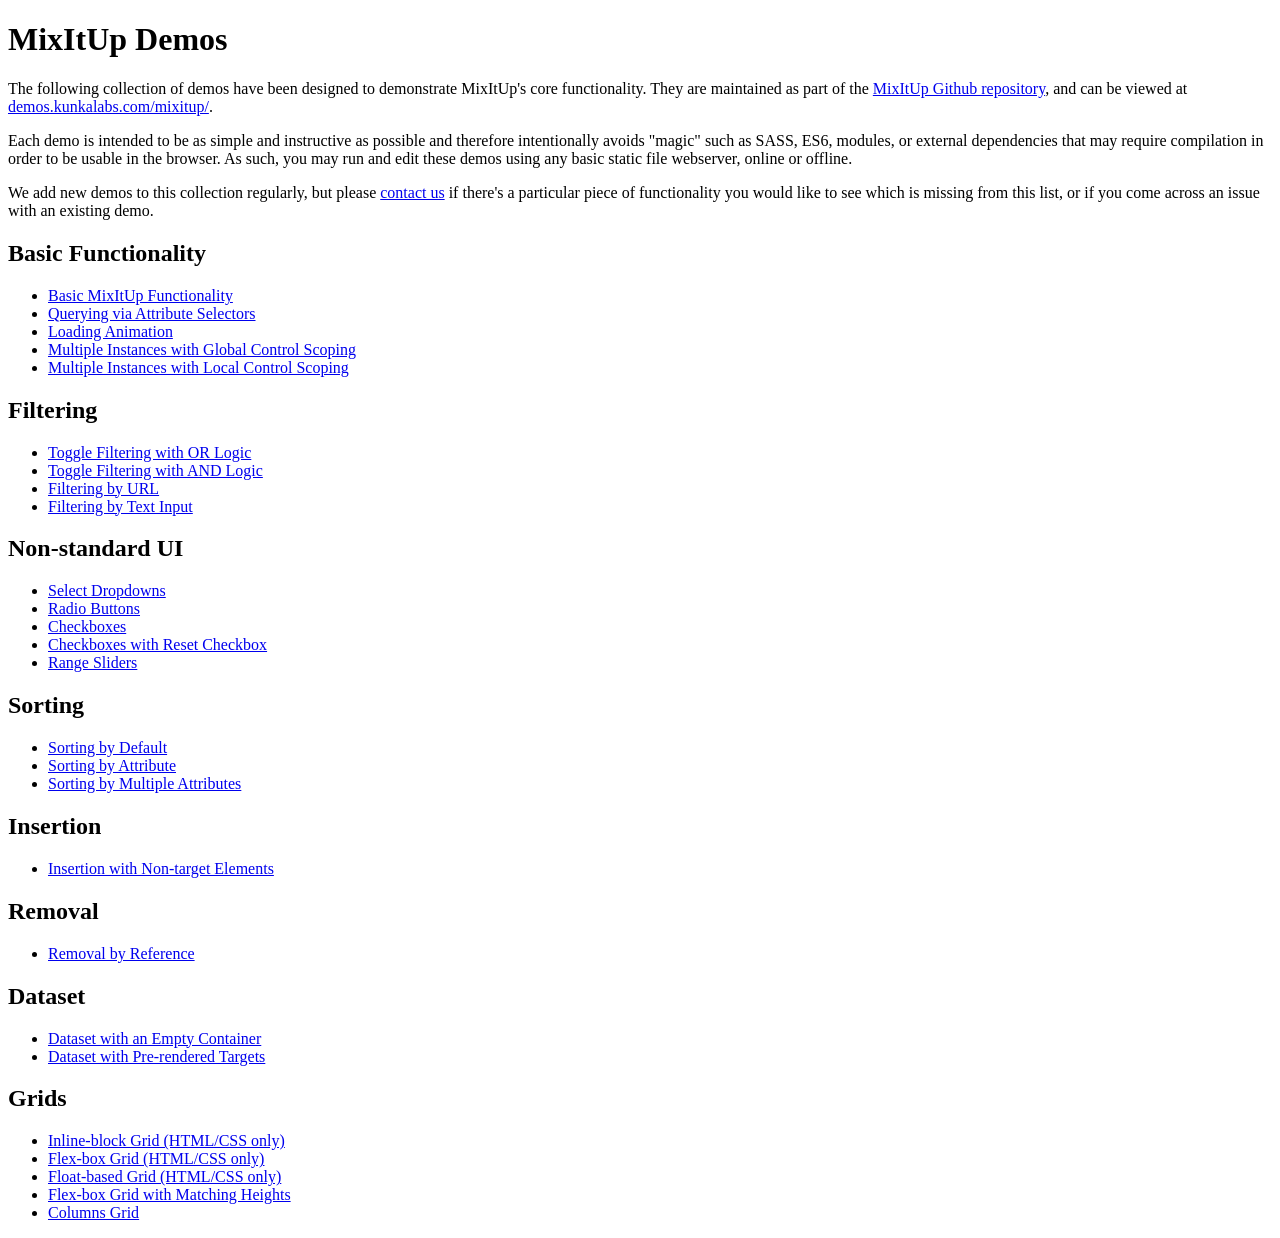
<file: mix/demos/index.html>
<!DOCTYPE html>
<html>
    <head>
        <title>MixItUp Demos</title>
    </head>
    <body>
        <h1>MixItUp Demos</h1>

        <p>The following collection of demos have been designed to demonstrate MixItUp's core functionality. They are maintained as part of the <a href="https://github.com/patrickkunka/mixitup/tree/v3/demos">MixItUp Github repository</a>, and can be viewed at <a href="http://demos.kunkalabs.com/mixitup">demos.kunkalabs.com/mixitup/</a>.</p>

        <p>Each demo is intended to be as simple and instructive as possible and therefore intentionally avoids "magic" such as SASS, ES6, modules, or external dependencies that may require compilation in order to be usable in the browser. As such, you may run and edit these demos using any basic static file webserver, online or offline.</p>

        <p>We add new demos to this collection regularly, but please <a href="https://www.kunkalabs.com/contact-us/">contact us</a> if there's a particular piece of functionality you would like to see which is missing from this list, or if you come across an issue with an existing demo.</p>

        <h2>Basic Functionality</h2>

        <ul>
            <li><a href="./basic/">Basic MixItUp Functionality</a></li>
            <li><a href="./attribute-selectors/">Querying via Attribute Selectors</a></li>
            <li><a href="./loading-animation/">Loading Animation</a></li>
            <li><a href="./multiple-instances-global-control-scoping/">Multiple Instances with Global Control Scoping</a></li>
            <li><a href="./multiple-instances-local-control-scoping/">Multiple Instances with Local Control Scoping</a></li>
        </ul>

        <h2>Filtering</h2>

        <ul>
            <li><a href="./toggle-filtering-or-logic/">Toggle Filtering with OR Logic</a></li>
            <li><a href="./toggle-filtering-and-logic/">Toggle Filtering with AND Logic</a></li>
            <li><a href="./filtering-by-url/">Filtering by URL</a></li>
            <li><a href="./filtering-by-text-input/">Filtering by Text Input</a></li>
        </ul>

        <h2>Non-standard UI</h2>

        <ul>
            <li><a href="./select-dropdowns/">Select Dropdowns</a></li>
            <li><a href="./radio-buttons/">Radio Buttons</a></li>
            <li><a href="./checkboxes/">Checkboxes</a></li>
            <li><a href="./checkboxes-with-reset-checkbox/">Checkboxes with Reset Checkbox</a></li>
            <li><a href="./filtering-by-range/">Range Sliders</a></li>
        </ul>

        <h2>Sorting</h2>

        <ul>
            <li><a href="./sorting-by-default/">Sorting by Default</a></li>
            <li><a href="./sorting-by-attribute/">Sorting by Attribute</a></li>
            <li><a href="./sorting-by-multiple-attributes/">Sorting by Multiple Attributes</a></li>
        </ul>

        <h2>Insertion</h2>

        <ul>
            <li><a href="./insertion-non-target-elements/">Insertion with Non-target Elements</a></li>
        </ul>

        <h2>Removal</h2>

        <ul>
            <li><a href="./removal-by-reference/">Removal by Reference</a></li>
        </ul>

        <h2>Dataset</h2>

        <ul>
            <li><a href="./dataset-empty-container/">Dataset with an Empty Container</a></li>
            <li><a href="./dataset-pre-rendered-targets/">Dataset with Pre-rendered Targets</a></li>
        </ul>

        <h2>Grids</h2>

        <ul>
            <li><a href="./grid-inline-block/">Inline-block Grid (HTML/CSS only)</a></li>
            <li><a href="./grid-flex-box/">Flex-box Grid (HTML/CSS only)</a></li>
            <li><a href="./grid-floats/">Float-based Grid (HTML/CSS only)</a></li>
            <li><a href="./grid-flex-box-matching-heights/">Flex-box Grid with Matching Heights</a></li>
            <li><a href="./grid-columns/">Columns Grid</a></li>
        </ul>
    </body>
</html>
</file>
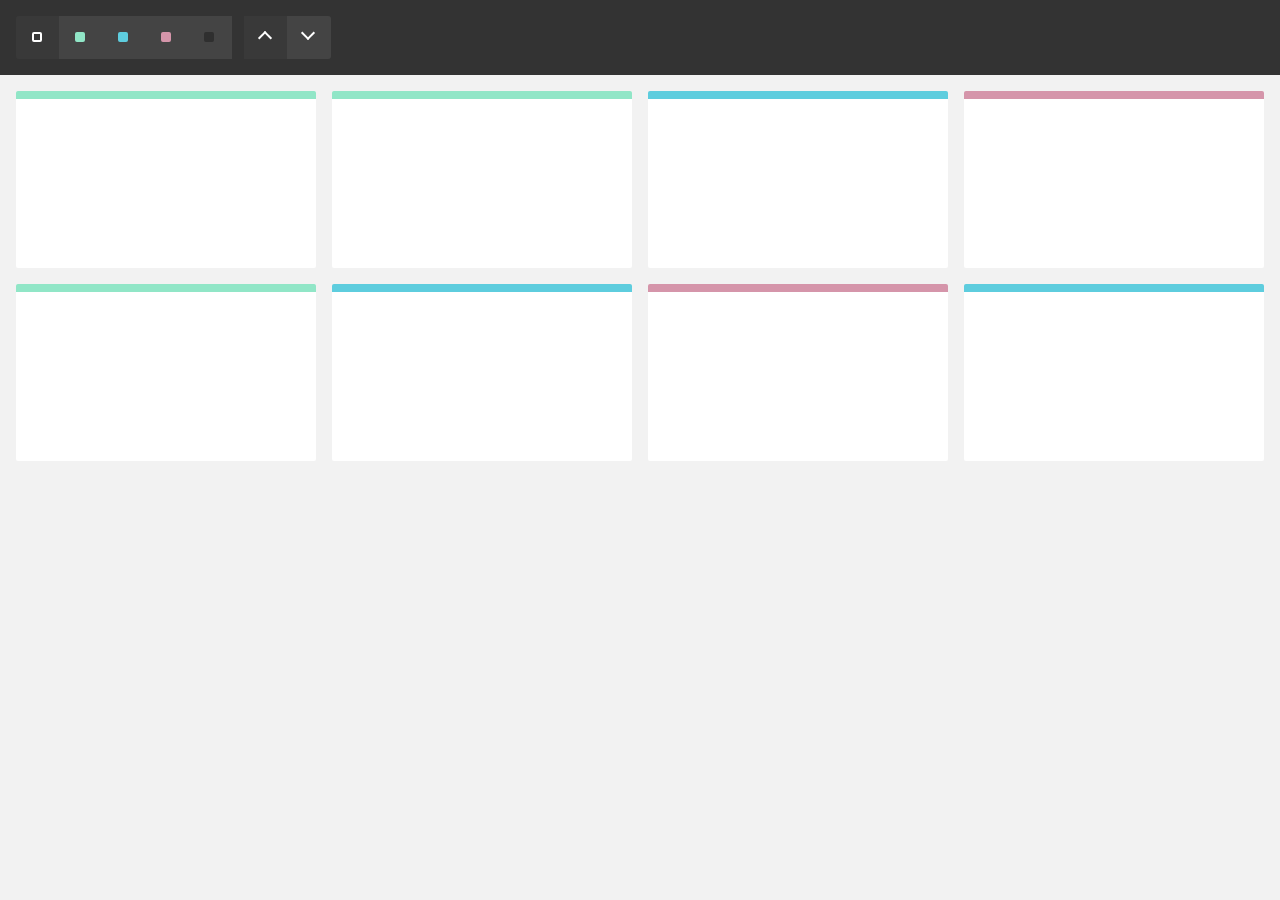
<file: mix/demos/attribute-selectors/index.html>
<!DOCTYPE html>
<html>
    <head>
        <meta name="viewport" content="width=device-width, initial-scale=1">

        <link href="../reset.css" rel="stylesheet"/>
        <link href="./style.css" rel="stylesheet"/>

        <title>MixItUp Demo - Querying via Attribute Selectors</title>
    </head>
    <body>
        <div class="controls">
            <button type="button" class="control" data-filter="all">All</button>
            <button type="button" class="control" data-filter=".green">Green</button>
            <button type="button" class="control" data-filter=".blue">Blue</button>
            <button type="button" class="control" data-filter=".pink">Pink</button>
            <button type="button" class="control" data-filter="none">None</button>

            <button type="button" class="control" data-sort="default:asc">Asc</button>
            <button type="button" class="control" data-sort="default:desc">Desc</button>
        </div>

        <div class="container" data-ref="mixitup-container">
            <div class="item green" data-ref="mixitup-target"></div>
            <div class="item green" data-ref="mixitup-target"></div>
            <div class="item blue" data-ref="mixitup-target"></div>
            <div class="item pink" data-ref="mixitup-target"></div>
            <div class="item green" data-ref="mixitup-target"></div>
            <div class="item blue" data-ref="mixitup-target"></div>
            <div class="item pink" data-ref="mixitup-target"></div>
            <div class="item blue" data-ref="mixitup-target"></div>

            <div class="gap"></div>
            <div class="gap"></div>
            <div class="gap"></div>
        </div>

        <script src="../mixitup.min.js"></script>

        <script>
            var containerEl = document.querySelector('[data-ref~="mixitup-container"]');

            var mixer = mixitup(containerEl, {
                selectors: {
                    target: '[data-ref~="mixitup-target"]'
                }
            });
        </script>
    </body>
</html>
</file>
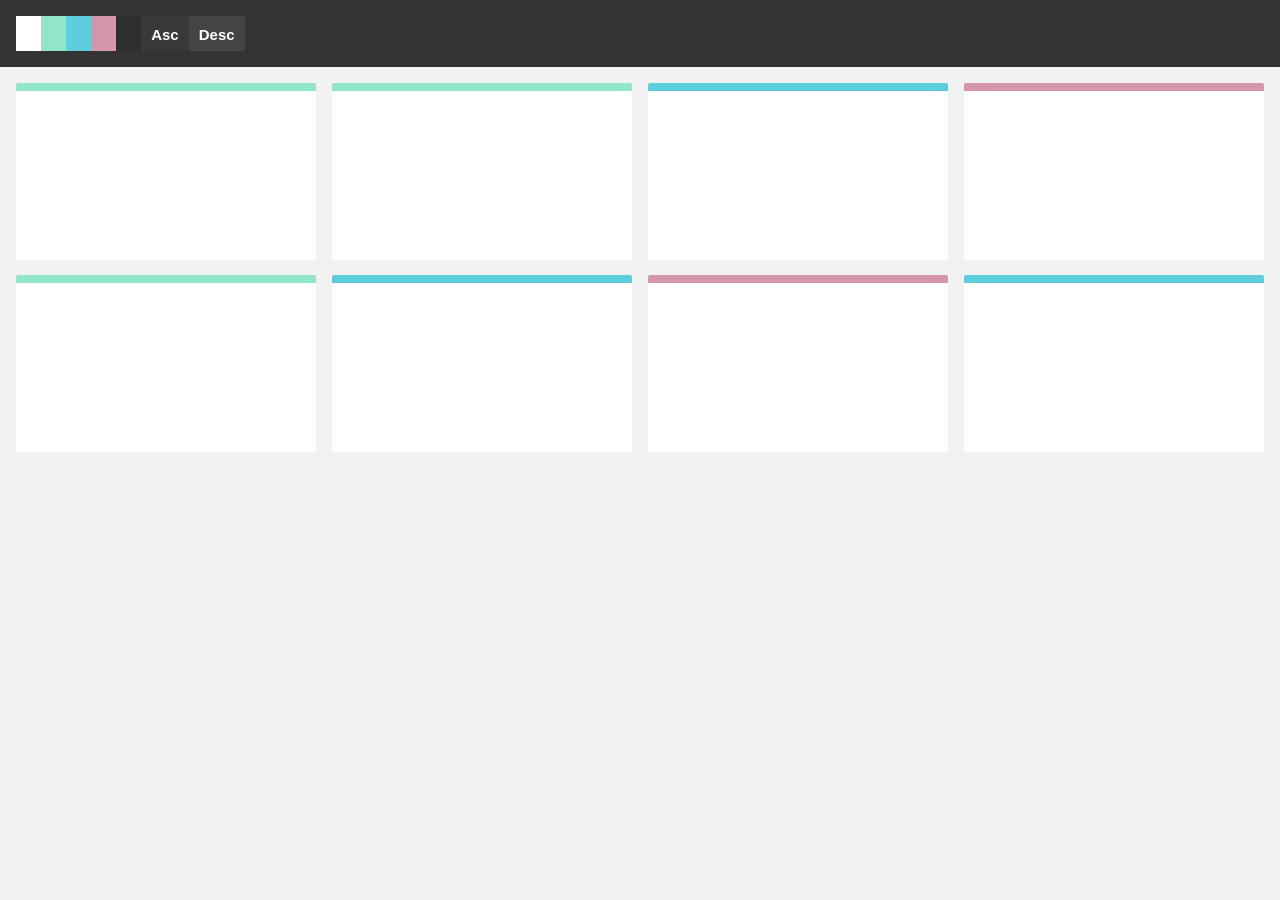
<file: mix/demos/basic-ie-8/index.html>
<!DOCTYPE html>
<html>
    <head>
        <meta name="viewport" content="width=device-width, initial-scale=1">

        <link href="../reset.css" rel="stylesheet"/>
        <link href="./style.css" rel="stylesheet"/>

        <title>MixItUp Demo - Basic (IE8 Compatible Layout)</title>
    </head>
    <body>
        <div class="controls">
            <button type="button" class="control" data-filter="all"></button>
            <button type="button" class="control" data-filter=".green"></button>
            <button type="button" class="control" data-filter=".blue"></button>
            <button type="button" class="control" data-filter=".pink"></button>
            <button type="button" class="control" data-filter="none"></button>

            <button type="button" class="control" data-sort="default:asc">Asc</button>
            <button type="button" class="control" data-sort="default:desc">Desc</button>
        </div>

        <div class="container">
            <div class="mix green"></div>
            <div class="mix green"></div>
            <div class="mix blue"></div>
            <div class="mix pink"></div>
            <div class="mix green"></div>
            <div class="mix blue"></div>
            <div class="mix pink"></div>
            <div class="mix blue"></div>

            <div class="gap"></div>
            <div class="gap"></div>
            <div class="gap"></div>
        </div>

        <script src="../mixitup.min.js"></script>

        <script>
            var containerEl = document.querySelector('.container');

            var mixer = mixitup(containerEl);
        </script>
    </body>
</html>
</file>
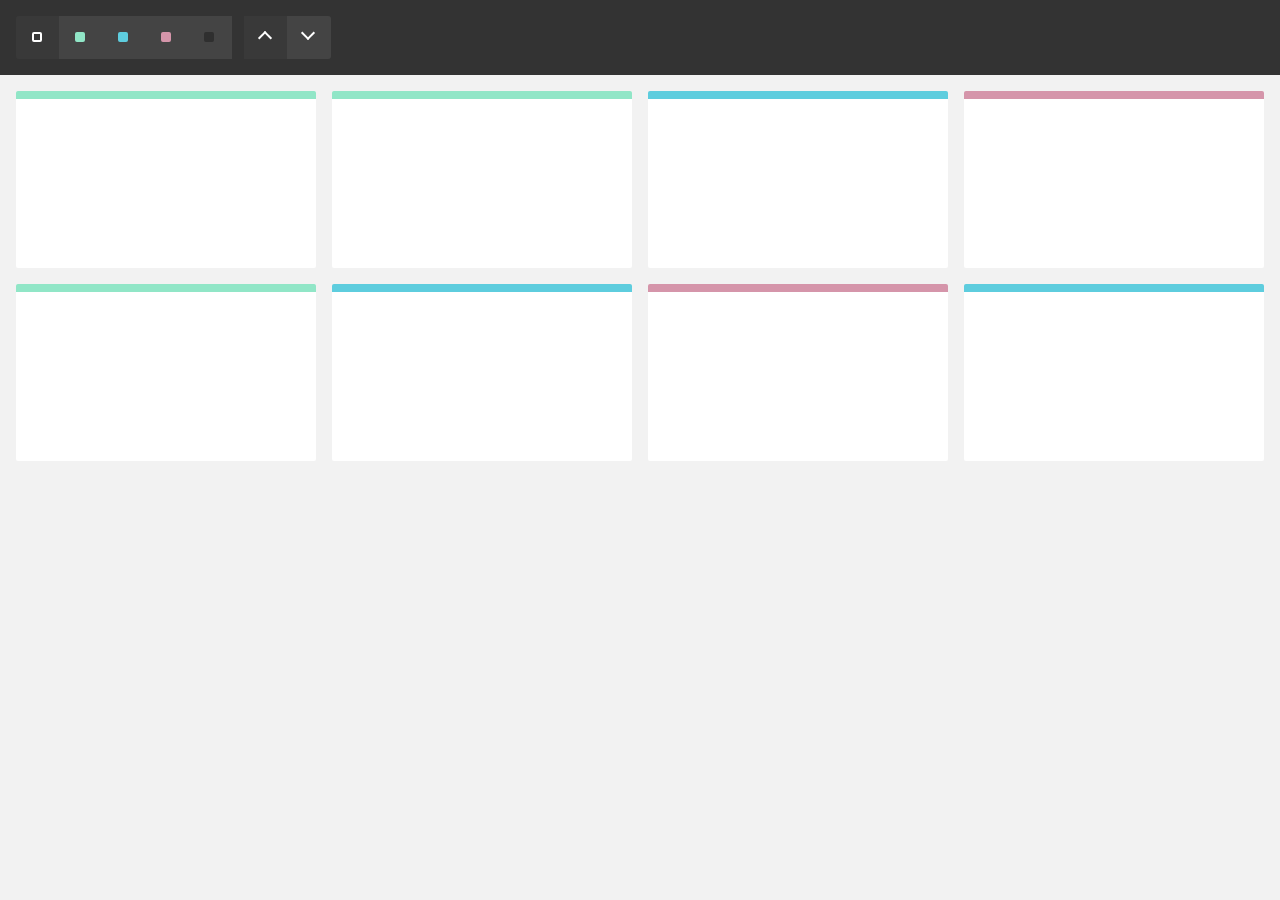
<file: mix/demos/basic/index.html>
<!DOCTYPE html>
<html>
    <head>
        <meta name="viewport" content="width=device-width, initial-scale=1">

        <link href="../reset.css" rel="stylesheet"/>
        <link href="./style.css" rel="stylesheet"/>

        <title>MixItUp Demo - Basic</title>
    </head>
    <body>
        <div class="controls">
            <button type="button" class="control" data-filter="all">All</button>
            <button type="button" class="control" data-filter=".green">Green</button>
            <button type="button" class="control" data-filter=".blue">Blue</button>
            <button type="button" class="control" data-filter=".pink">Pink</button>
            <button type="button" class="control" data-filter="none">None</button>

            <button type="button" class="control" data-sort="default:asc">Asc</button>
            <button type="button" class="control" data-sort="default:desc">Desc</button>
        </div>

        <div class="container">
            <div class="mix green"></div>
            <div class="mix green"></div>
            <div class="mix blue"></div>
            <div class="mix pink"></div>
            <div class="mix green"></div>
            <div class="mix blue"></div>
            <div class="mix pink"></div>
            <div class="mix blue"></div>

            <div class="gap"></div>
            <div class="gap"></div>
            <div class="gap"></div>
        </div>

        <script src="../mixitup.min.js"></script>

        <script>
            var containerEl = document.querySelector('.container');

            var mixer = mixitup(containerEl);
        </script>
    </body>
</html>
</file>
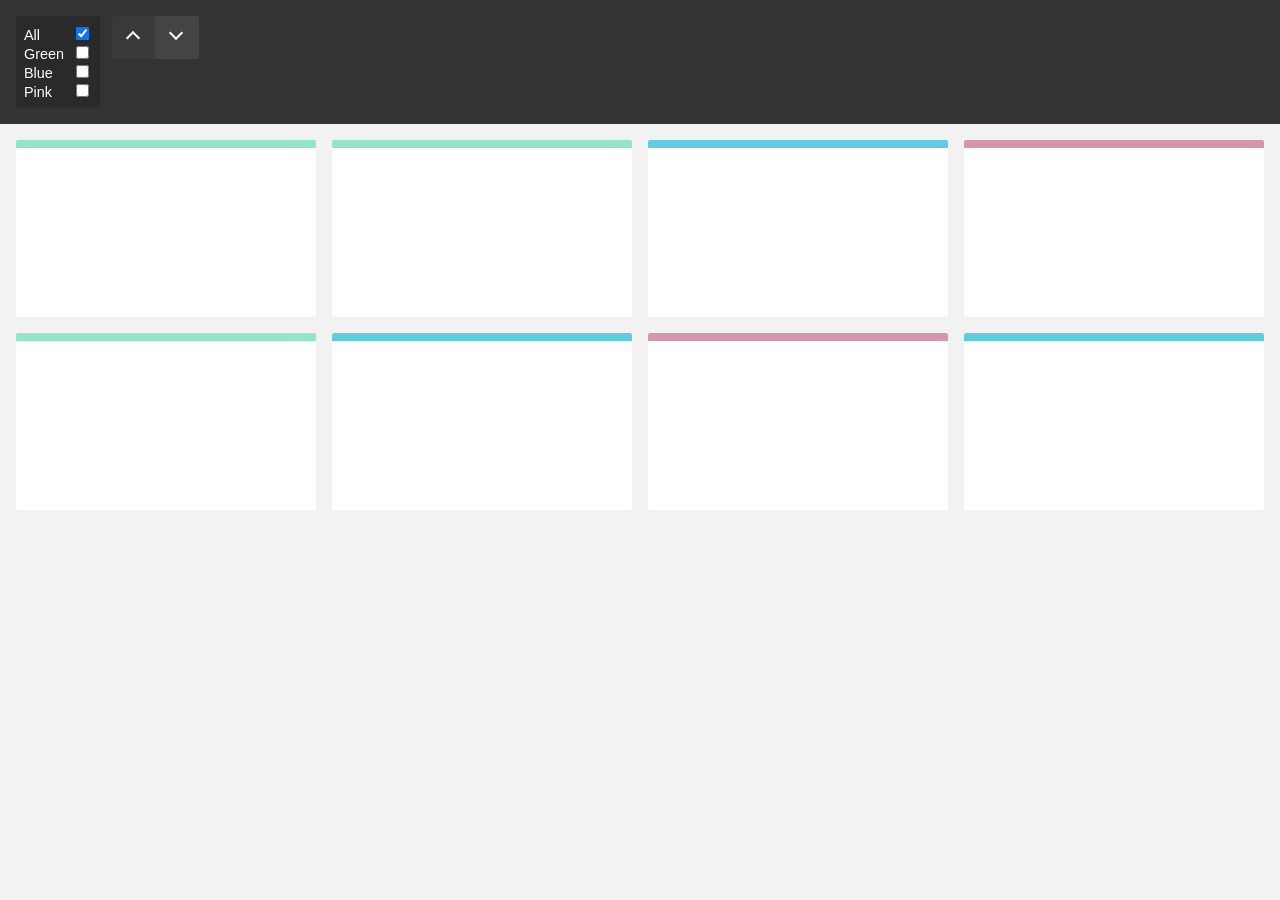
<file: mix/demos/checkboxes-with-reset-checkbox/index.html>
<!DOCTYPE html>
<html>
    <head>
        <meta name="viewport" content="width=device-width, initial-scale=1">

        <link href="../reset.css" rel="stylesheet"/>
        <link href="./style.css" rel="stylesheet"/>

        <title>MixItUp Demo - Checkboxes with Reset Checkbox</title>
    </head>
    <body>
        <div class="controls">
            <div class="checkbox-group">
                <div class="checkbox">
                    <label class="checkbox-label">All</label>
                    <input type="checkbox" value="all" checked/>
                </div>

                <div class="checkbox">
                    <label class="checkbox-label">Green</label>
                    <input type="checkbox" value=".green"/>
                </div>

                <div class="checkbox">
                    <label class="checkbox-label">Blue</label>
                    <input type="checkbox" value=".blue"/>
                </div>

                <div class="checkbox">
                    <label class="checkbox-label">Pink</label>
                    <input type="checkbox" value=".pink"/>
                </div>
            </div>

            <button type="button" class="control" data-sort="default:asc">Asc</button>
            <button type="button" class="control" data-sort="default:desc">Desc</button>
        </div>

        <div class="container">
            <div class="mix green"></div>
            <div class="mix green"></div>
            <div class="mix blue"></div>
            <div class="mix pink"></div>
            <div class="mix green"></div>
            <div class="mix blue"></div>
            <div class="mix pink"></div>
            <div class="mix blue"></div>

            <div class="gap"></div>
            <div class="gap"></div>
            <div class="gap"></div>
        </div>

        <script src="../mixitup.min.js"></script>

        <script>
            // In this example, we must bind a 'change' event handler to
            // our checkboxes, then interact with the mixer via
            // its .filter() API methods.

            var containerEl = document.querySelector('.container');
            var checkboxGroup = document.querySelector('.checkbox-group');
            var checkboxes = checkboxGroup.querySelectorAll('input[type="checkbox"]');
            var allCheckbox = checkboxGroup.querySelector('input[value="all"]');

            var mixer = mixitup(containerEl);

            checkboxGroup.addEventListener('change', function(e) {
                var selectors = [];
                var checkbox;
                var i;

                if (e.target === allCheckbox && e.target.checked) {
                    // If the "all" checkbox was checked, uncheck all other checkboxes

                    for (i = 0; i < checkboxes.length; i++) {
                        checkbox = checkboxes[i];

                        if (checkbox !== allCheckbox) checkbox.checked = false;
                    }
                } else {
                    // Another checkbox was changed, uncheck "all".

                    allCheckbox.checked = false;
                }

                // Iterate through all checkboxes, pushing the
                // values of those that are checked into an array

                for (i = 0; i < checkboxes.length; i++) {
                    checkbox = checkboxes[i];

                    if (checkbox.checked) selectors.push(checkbox.value);
                }

                // If there are values in the array, join it into a string
                // using your desired logic, and send to the mixer's .filter()
                // method, otherwise filter by 'all'

                var selectorString = selectors.length > 0 ?
                    selectors.join(',') : // or '.' for AND logic
                    'all';

                mixer.filter(selectorString);
            });
        </script>
    </body>
</html>
</file>
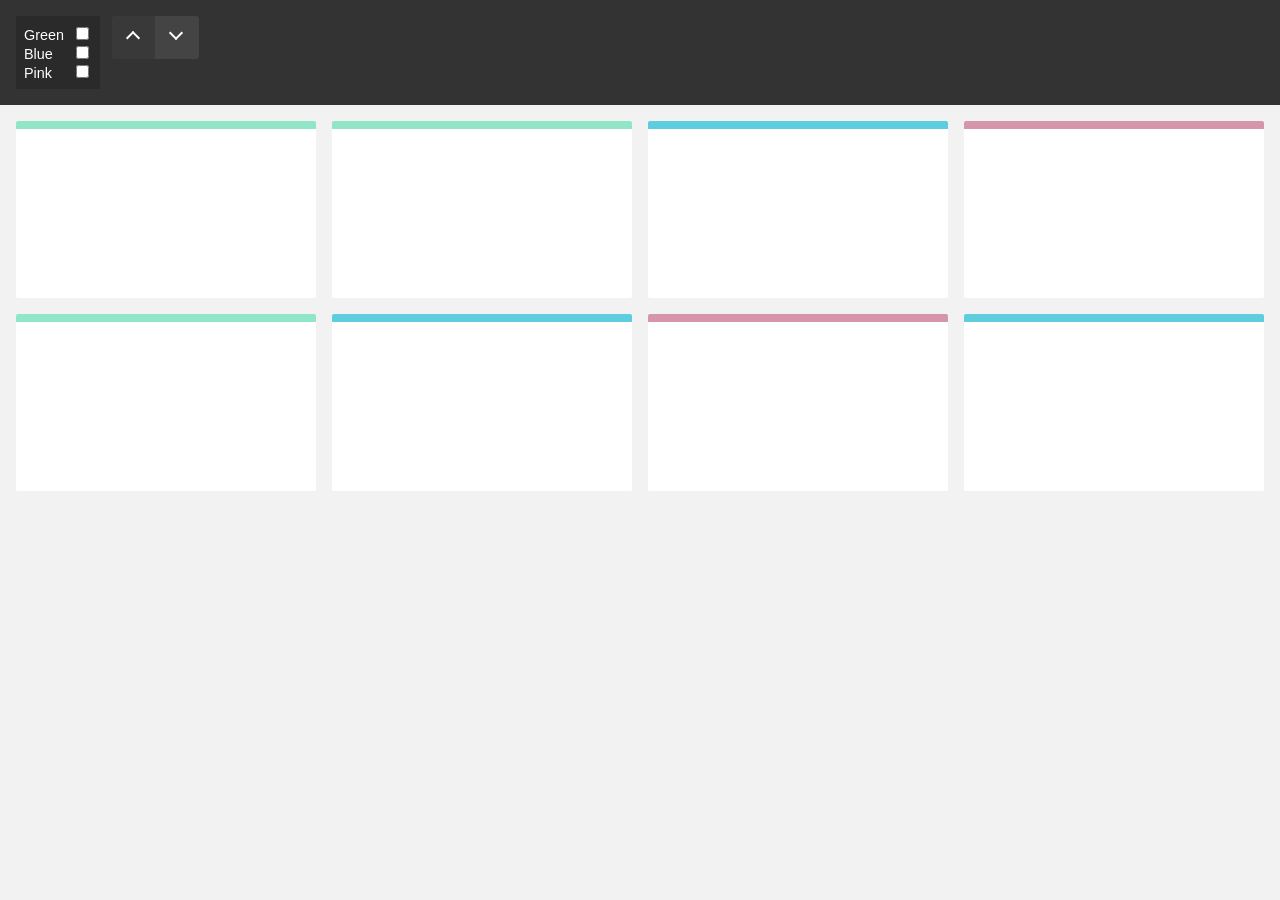
<file: mix/demos/checkboxes/index.html>
<!DOCTYPE html>
<html>
    <head>
        <meta name="viewport" content="width=device-width, initial-scale=1">

        <link href="../reset.css" rel="stylesheet"/>
        <link href="./style.css" rel="stylesheet"/>

        <title>MixItUp Demo - Checkboxes</title>
    </head>
    <body>
        <div class="controls">
            <div class="checkbox-group">
                <div class="checkbox">
                    <label class="checkbox-label">Green</label>
                    <input type="checkbox" value=".green"/>
                </div>

                <div class="checkbox">
                    <label class="checkbox-label">Blue</label>
                    <input type="checkbox" value=".blue"/>
                </div>

                <div class="checkbox">
                    <label class="checkbox-label">Pink</label>
                    <input type="checkbox" value=".pink"/>
                </div>
            </div>

            <button type="button" class="control" data-sort="default:asc">Asc</button>
            <button type="button" class="control" data-sort="default:desc">Desc</button>
        </div>

        <div class="container">
            <div class="mix green"></div>
            <div class="mix green"></div>
            <div class="mix blue"></div>
            <div class="mix pink"></div>
            <div class="mix green"></div>
            <div class="mix blue"></div>
            <div class="mix pink"></div>
            <div class="mix blue"></div>

            <div class="gap"></div>
            <div class="gap"></div>
            <div class="gap"></div>
        </div>

        <script src="../mixitup.min.js"></script>

        <script>
            // In this example, we must bind a 'change' event handler to
            // our checkboxes, then interact with the mixer via
            // its .filter() API methods.

            var containerEl = document.querySelector('.container');
            var checkboxGroup = document.querySelector('.checkbox-group');
            var checkboxes = checkboxGroup.querySelectorAll('input[type="checkbox"]');

            var mixer = mixitup(containerEl);

            checkboxGroup.addEventListener('change', function() {
                var selectors = [];

                // Iterate through all checkboxes, pushing the
                // values of those that are checked into an array

                for (var i = 0; i < checkboxes.length; i++) {
                    var checkbox = checkboxes[i];

                    if (checkbox.checked) selectors.push(checkbox.value);
                }

                // If there are values in the array, join it into a string
                // using your desired logic, and send to the mixer's .filter()
                // method, otherwise filter by 'all'

                var selectorString = selectors.length > 0 ?
                    selectors.join(',') : // or '.' for AND logic
                    'all';

                mixer.filter(selectorString);
            });
        </script>
    </body>
</html>
</file>
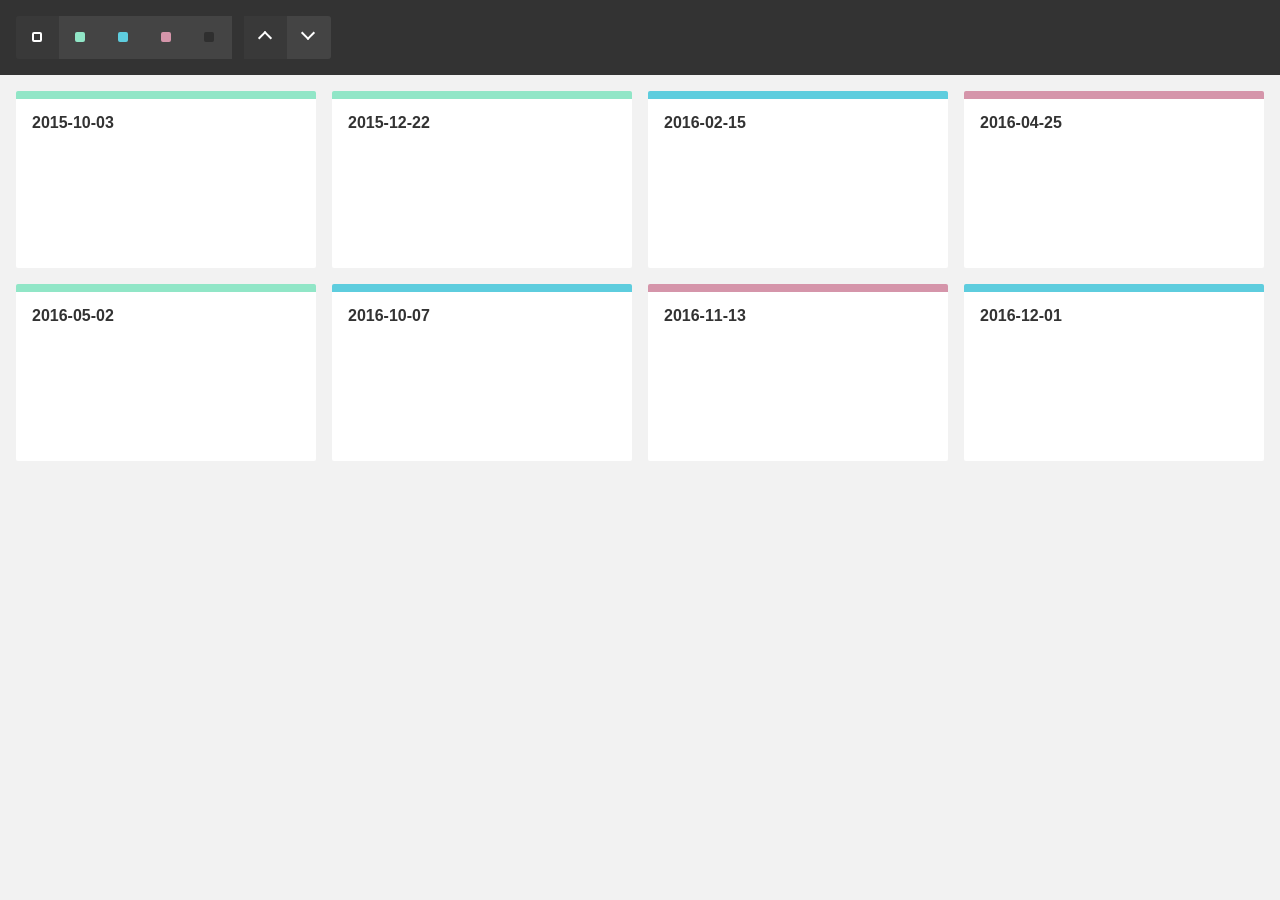
<file: mix/demos/dataset-empty-container/index.html>
<!DOCTYPE html>
<html>
    <head>
        <meta name="viewport" content="width=device-width, initial-scale=1">

        <link href="../reset.css" rel="stylesheet"/>
        <link href="./style.css" rel="stylesheet"/>

        <title>MixItUp Demo - Dataset with an Empty Container</title>
    </head>
    <body>
        <div class="controls" data-ref="controls">
            <button type="button" class="control control-filter" data-ref="filter" data-color="all">All</button>
            <button type="button" class="control control-filter" data-ref="filter" data-color="green">Green</button>
            <button type="button" class="control control-filter" data-ref="filter" data-color="blue">Blue</button>
            <button type="button" class="control control-filter" data-ref="filter" data-color="pink">Pink</button>
            <button type="button" class="control control-filter" data-ref="filter" data-color="none">None</button>

            <button type="button" class="control control-sort" data-ref="sort" data-key="publishedDate" data-order="asc">Asc</button>
            <button type="button" class="control control-sort" data-ref="sort" data-key="publishedDate" data-order="desc">Desc</button>
        </div>

        <div class="container" data-ref="container">
            <div class="gap" data-ref="first-gap"></div>
            <div class="gap"></div>
            <div class="gap"></div>
        </div>

        <script src="../mock-api.js"></script>
        <script src="../mixitup.min.js"></script>

        <script>
            // Typically, our data would live in a DB and be retrieved via a JSON API, but in
            // this demo we will create a mock dataset using an array literal:

            var items = [
                {
                    id: 1,
                    color: 'green',
                    publishedDate: '2015-10-03'
                },
                {
                    id: 2,
                    color: 'green',
                    publishedDate: '2015-12-22'
                },
                {
                    id: 3,
                    color: 'blue',
                    publishedDate: '2016-02-15'
                },
                {
                    id: 4,
                    color: 'pink',
                    publishedDate: '2016-04-25'
                },
                {
                    id: 5,
                    color: 'green',
                    publishedDate: '2016-05-02'
                },
                {
                    id: 6,
                    color: 'blue',
                    publishedDate: '2016-10-07'
                },
                {
                    id: 7,
                    color: 'pink',
                    publishedDate: '2016-11-13'
                },
                {
                    id: 8,
                    color: 'blue',
                    publishedDate: '2016-12-01'
                }
            ];

            // The `Api` class is not part of MixItUp and has been created to mock
            // the asyncronous fetching of data for this demo. To use it, we must
            // create an api instance, passing in our mock data to represent the
            // contents of a DB.

            var api = new Api(items);

            // As we'll be building and binding our own UI, we'll start with caching
            // references to any DOM elements we'll need to work with

            var controls  = document.querySelector('[data-ref="controls"]');
            var filters   = document.querySelectorAll('[data-ref="filter"]');
            var sorts     = document.querySelectorAll('[data-ref="sort"]');
            var container = document.querySelector('[data-ref="container"]');

            // "Gap" elements are used to maintain even columns in a justified grid. See our
            // "MixItUp Grid Layouts" tutorial for more information.

            var firstGap = document.querySelector('[data-ref="first-gap"]');

            // We'll need to keep track of our active current filter so
            // that we can sort within the current filter.

            var activeColor = '';

            // Instantiate and configure the mixer

            var mixer = mixitup(container, {
                selectors: {
                    target: '[data-ref="item"]' // Query targets with an attribute selector to keep our JS and styling classes seperate
                },
                layout: {
                    siblingAfter: firstGap // Ensure the first "gap" element is known to mixitup incase of insertion into an empty container
                },
                data: {
                    uidKey: 'id' // Our data model must have a unique id. In this case, its key is 'id'
                },
                render: { // We must provide a target render function incase we need to render new items not in the initial dataset (not used in this demo)
                    target: function(item) {
                        return '<div class="item ' + item.color + '" data-ref="item"><time class="published-date">' + item.publishedDate + '</time></div>';
                    }
                }
            });

            /**
             * A helper function to set an active styling class on an active button,
             * and remove it from its siblings at the same time.
             *
             * @param {HTMLElement} activeButton
             * @param {HTMLELement[]} siblings
             * @return {void}
             */

            function activateButton(activeButton, siblings) {
                var button;
                var i;

                for (i = 0; i < siblings.length; i++) {
                    button = siblings[i];

                    button.classList[button === activeButton ? 'add' : 'remove']('control-active');
                }
            }

            /**
             * A click handler to detect the type of button clicked, read off the
             * relevent attributes, call the API, and trigger a dataset operation.
             *
             * @param   {HTMLElement} button
             * @return  {void}
             */

            function handleButtonClick(button) {
                // Define default values for color, sortBy and order
                // incase they are not present in the clicked button

                var color  = activeColor;
                var sortBy = 'id';
                var order  = 'asc';

                // If button is already active, or an operation is in progress, ignore the click

                if (button.classList.contains('control-active') || mixer.isMixing()) return;

                // Else, check what type of button it is, if any

                if (button.matches('[data-ref="filter"]')) {
                    // Filter button

                    activateButton(button, filters);

                    color = activeColor = button.getAttribute('data-color');
                } else if (button.matches('[data-ref="sort"]')) {
                    // Sort button

                    activateButton(button, sorts);

                    sortBy = button.getAttribute('data-key');
                    order = button.getAttribute('data-order');
                } else {
                    // Not a button

                    return;
                }

                // Now that we have our color filter and sorting order, we can fetch some data from the API.

                api.get({
                    color: color,
                    $sort_by: sortBy,
                    $order: order
                })
                    .then(function(items) {
                        // Our api returns an array of items which we can send
                        // straight to our mixer using the .dataset() method

                        return mixer.dataset(items);
                    })
                    .then(function(state) {
                        console.log('fetched ' + state.activeDataset.length + ' items');
                    })
                    .catch(console.error.bind(console));
            }

            // We can now set up a handler to listen for "click" events on our UI buttons

            controls.addEventListener('click', function(e) {
                handleButtonClick(e.target);
            });

            // Set controls the active controls on startup to match the default filter and sort

            activateButton(controls.querySelector('[data-color="all"]'), filters);
            activateButton(controls.querySelector('[data-order="asc"]'), sorts);

            // Finally, load the full dataset into the mixer

            mixer.dataset(items)
                .then(function(state) {
                    console.log('loaded ' + state.activeDataset.length + ' items');
                });

            // NB: Always remember to destroy the instance with mixer.destroy() when your
            // component unmounts to ensure that event handlers are unbound and the
            // instance can be garbage collected.
        </script>
    </body>
</html>
</file>
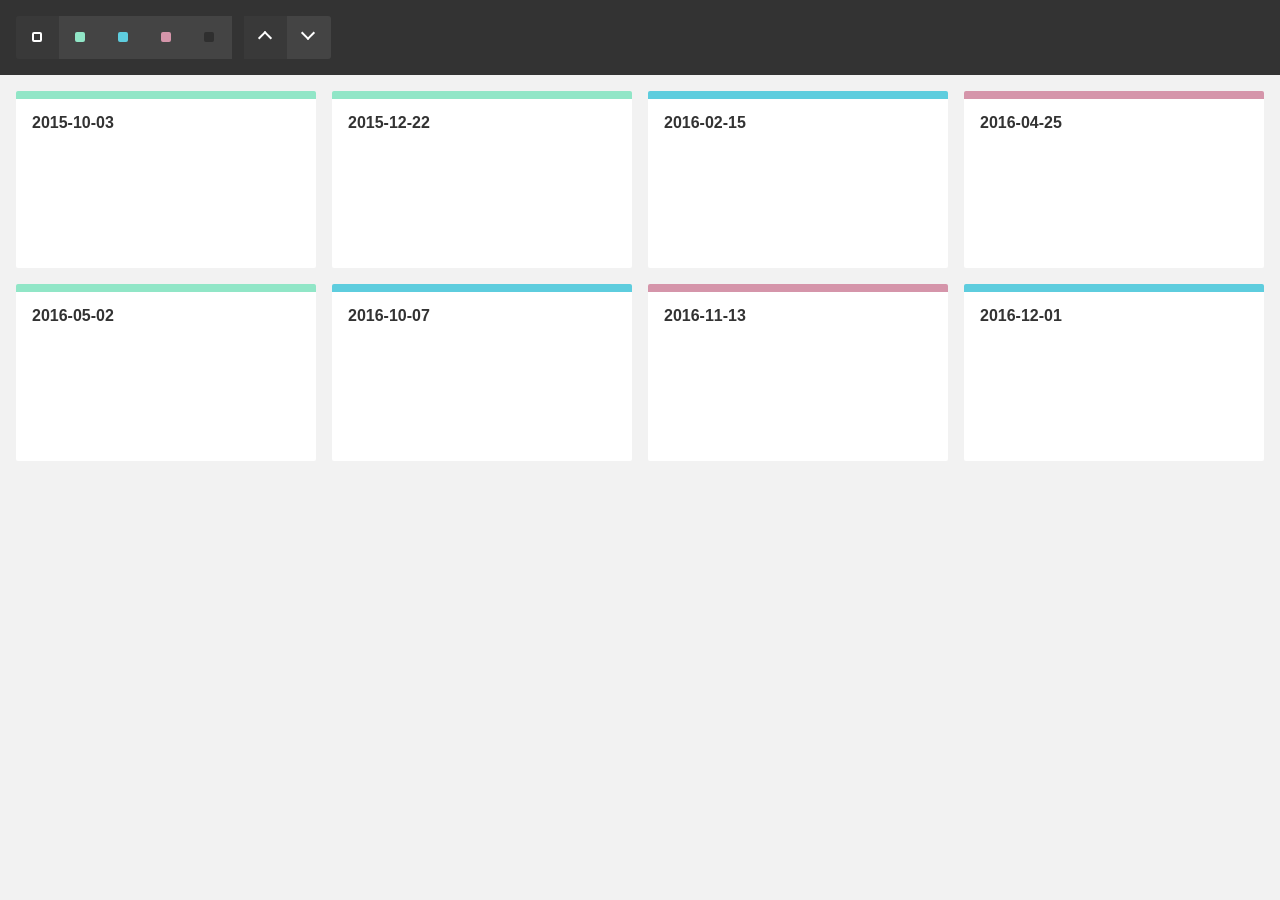
<file: mix/demos/dataset-pre-rendered-targets/index.html>
<!DOCTYPE html>
<html>
    <head>
        <meta name="viewport" content="width=device-width, initial-scale=1">

        <link href="../reset.css" rel="stylesheet"/>
        <link href="./style.css" rel="stylesheet"/>

        <title>MixItUp Demo - Dataset with Pre-rendered Targets</title>
    </head>
    <body>
        <div class="controls" data-ref="controls">
            <button type="button" class="control control-filter" data-ref="filter" data-color="all">All</button>
            <button type="button" class="control control-filter" data-ref="filter" data-color="green">Green</button>
            <button type="button" class="control control-filter" data-ref="filter" data-color="blue">Blue</button>
            <button type="button" class="control control-filter" data-ref="filter" data-color="pink">Pink</button>
            <button type="button" class="control control-filter" data-ref="filter" data-color="none">None</button>

            <button type="button" class="control control-sort" data-ref="sort" data-key="publishedDate" data-order="asc">Asc</button>
            <button type="button" class="control control-sort" data-ref="sort" data-key="publishedDate" data-order="desc">Desc</button>
        </div>

        <div class="container" data-ref="container">
            <div class="item green" data-ref="item">
                <time class="published-date">2015-10-03</time>
            </div>

            <div class="item green" data-ref="item">
                <time class="published-date">2015-12-22</time>
            </div>

            <div class="item blue" data-ref="item">
                <time class="published-date">2016-02-15</time>
            </div>

            <div class="item pink" data-ref="item">
                <time class="published-date">2016-04-25</time>
            </div>

            <div class="item green" data-ref="item">
                <time class="published-date">2016-05-02</time>
            </div>

            <div class="item blue" data-ref="item">
                <time class="published-date">2016-10-07</time>
            </div>

            <div class="item pink" data-ref="item">
                <time class="published-date">2016-11-13</time>
            </div>

            <div class="item blue" data-ref="item">
                <time class="published-date">2016-12-01</time>
            </div>

            <div class="gap" data-ref="first-gap"></div>
            <div class="gap"></div>
            <div class="gap"></div>
        </div>

        <script src="../mock-api.js"></script>
        <script src="../mixitup.min.js"></script>

        <script>
            // Typically, our data would live in a DB and be retrieved via a JSON API, but in
            // this demo we will create a mock dataset using an array literal.

            // You will notice that this data exactly matches our pre-rendered targets.

            var items = [
                {
                    id: 1,
                    color: 'green',
                    publishedDate: '2015-10-03'
                },
                {
                    id: 2,
                    color: 'green',
                    publishedDate: '2015-12-22'
                },
                {
                    id: 3,
                    color: 'blue',
                    publishedDate: '2016-02-15'
                },
                {
                    id: 4,
                    color: 'pink',
                    publishedDate: '2016-04-25'
                },
                {
                    id: 5,
                    color: 'green',
                    publishedDate: '2016-05-02'
                },
                {
                    id: 6,
                    color: 'blue',
                    publishedDate: '2016-10-07'
                },
                {
                    id: 7,
                    color: 'pink',
                    publishedDate: '2016-11-13'
                },
                {
                    id: 8,
                    color: 'blue',
                    publishedDate: '2016-12-01'
                }
            ];

            // The `Api` class is not part of MixItUp and has been created to mock
            // the asyncronous fetching of data for this demo. To use it, we must
            // create an api instance, passing in our mock data to represent the
            // contents of a DB.

            var api = new Api(items);

            // As we'll be building and binding our own UI, we'll start with caching
            // references to any DOM elements we'll need to work with

            var controls  = document.querySelector('[data-ref="controls"]');
            var filters   = document.querySelectorAll('[data-ref="filter"]');
            var sorts     = document.querySelectorAll('[data-ref="sort"]');
            var container = document.querySelector('[data-ref="container"]');

            // "Gap" elements are used to maintain even columns in a justified grid. See our
            // "MixItUp Grid Layouts" tutorial for more information.

            var firstGap = document.querySelector('[data-ref="first-gap"]');

            // We'll need to keep track of our active current filter so
            // that we can sort within the current filter.

            var activeColor = '';

            // Instantiate and configure the mixer

            var mixer = mixitup(container, {
                selectors: {
                    target: '[data-ref="item"]' // Query targets with an attribute selector to keep our JS and styling classes seperate
                },
                layout: {
                    siblingAfter: firstGap // Ensure the first "gap" element is known to mixitup incase of insertion into an empty container
                },
                load: {
                    dataset: items // As we have pre-rendered targets, we must "prime" MixItUp with their underlying data
                },
                data: {
                    uidKey: 'id' // Our data model must have a unique id. In this case, its key is 'id'
                },
                render: { // We must provide a target render function incase we need to render new items not in the initial dataset (not used in this demo)
                    target: function(item) {
                        return '<div class="item ' + item.color + '" data-ref="item"><time class="published-date">' + item.publishedDate + '</time></div>';
                    }
                }
            });

            /**
             * A helper function to set an active styling class on an active button,
             * and remove it from its siblings at the same time.
             *
             * @param {HTMLElement} activeButton
             * @param {HTMLELement[]} siblings
             * @return {void}
             */

            function activateButton(activeButton, siblings) {
                var button;
                var i;

                for (i = 0; i < siblings.length; i++) {
                    button = siblings[i];

                    button.classList[button === activeButton ? 'add' : 'remove']('control-active');
                }
            }

            /**
             * A click handler to detect the type of button clicked, read off the
             * relevent attributes, call the API, and trigger a dataset operation.
             *
             * @param   {HTMLElement} button
             * @return  {void}
             */

            function handleButtonClick(button) {
                // Define default values for color, sortBy and order
                // incase they are not present in the clicked button

                var color  = activeColor;
                var sortBy = 'id';
                var order  = 'asc';

                // If button is already active, or an operation is in progress, ignore the click

                if (button.classList.contains('control-active') || mixer.isMixing()) return;

                // Else, check what type of button it is, if any

                if (button.matches('[data-ref="filter"]')) {
                    // Filter button

                    activateButton(button, filters);

                    color = activeColor = button.getAttribute('data-color');
                } else if (button.matches('[data-ref="sort"]')) {
                    // Sort button

                    activateButton(button, sorts);

                    sortBy = button.getAttribute('data-key');
                    order = button.getAttribute('data-order');
                } else {
                    // Not a button

                    return;
                }

                // Now that we have our color filter and sorting order, we can fetch some data from the API.

                api.get({
                    color: color,
                    $sort_by: sortBy,
                    $order: order
                })
                    .then(function(items) {
                        // Our api returns an array of items which we can send
                        // straight to our mixer using the .dataset() method

                        return mixer.dataset(items);
                    })
                    .then(function(state) {
                        console.log('fetched ' + state.activeDataset.length + ' items');
                    })
                    .catch(console.error.bind(console));
            }

            // We can now set up a handler to listen for "click" events on our UI buttons

            controls.addEventListener('click', function(e) {
                handleButtonClick(e.target);
            });

            // Set controls the active controls on startup to match the default filter and sort

            activateButton(controls.querySelector('[data-color="all"]'), filters);
            activateButton(controls.querySelector('[data-order="asc"]'), sorts);

            // NB: Always remember to destroy the instance with mixer.destroy() when your
            // component unmounts to ensure that event handlers are unbound and the
            // instance can be garbage collected.
        </script>
    </body>
</html>
</file>
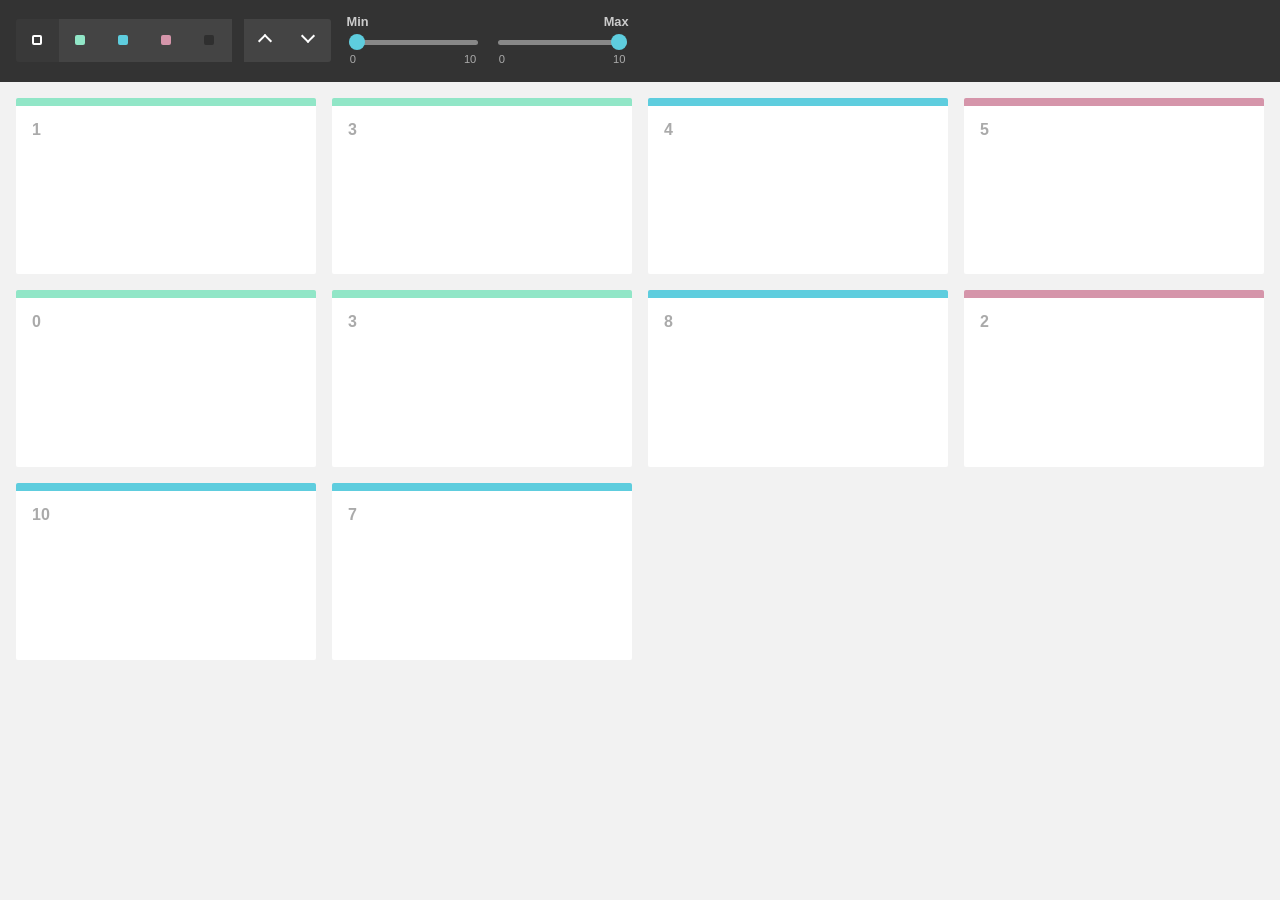
<file: mix/demos/filtering-by-range/index.html>
<!DOCTYPE html>
<html>
    <head>
        <meta name="viewport" content="width=device-width, initial-scale=1">

        <link href="../reset.css" rel="stylesheet"/>
        <link href="./style.css" rel="stylesheet"/>

        <title>MixItUp Demo - Filtering by Range</title>

        <!--
        This demo hooks into MixItUp's plugins API to provide a means of applying
        additional non-selector-based contraints to our filtering logic, such as a
        minimum and maximum range.

        Although this demo uses the native <input type="range"> only, you are free to use any
        specialised range slider UI library instead (e.g. Bootstrap, jQuery UI, etc). Simply
        update the `getRange()` function to read values in from your plugin's API instead.

        NB: REQUIRES MixItUp v3.3.0 OR LATER!
        -->
    </head>
    <body>
        <div class="controls">
            <button type="button" class="control" data-filter="all">All</button>
            <button type="button" class="control" data-filter=".green">Green</button>
            <button type="button" class="control" data-filter=".blue">Blue</button>
            <button type="button" class="control" data-filter=".pink">Pink</button>
            <button type="button" class="control" data-filter="none">None</button>

            <button type="button" class="control" data-sort="size:asc">Asc</button>
            <button type="button" class="control" data-sort="size:desc">Desc</button>

            <datalist id="sizeLegend">
                <option value="0">
                <option value="1">
                <option value="2">
                <option value="3">
                <option value="4">
                <option value="6">
                <option value="7">
                <option value="8">
                <option value="9">
                <option value="10">
            </datalist>

            <div class="range-slider">
                <label class="range-slider-label">Min</label>

                <input name="minSize" class="range-slider-input" type="range" min="0" max="10" value="0" list="sizeLegend"/>
            </div>

            <div class="range-slider">
                <label class="range-slider-label">Max</label>

                <input name="maxSize" class="range-slider-input" type="range" min="0" max="10" value="10" list="sizeLegend"/>
            </div>
        </div>

        <div class="container" data-ref="container">
            <div class="mix green" data-size="1"></div>
            <div class="mix green" data-size="3"></div>
            <div class="mix blue" data-size="4"></div>
            <div class="mix pink" data-size="5"></div>
            <div class="mix green" data-size="0"></div>
            <div class="mix green" data-size="3"></div>
            <div class="mix blue" data-size="8"></div>
            <div class="mix pink" data-size="2"></div>
            <div class="mix blue" data-size="10"></div>
            <div class="mix blue" data-size="7"></div>

            <div class="gap"></div>
            <div class="gap"></div>
            <div class="gap"></div>
        </div>

        <script src="../mixitup.min.js"></script>

        <script>
            var container = document.querySelector('[data-ref="container"]');
            var minSizeRangeInput = document.querySelector('[name="minSize"]');
            var maxSizeRangeInput = document.querySelector('[name="maxSize"]');

            var mixer = mixitup(container, {
                animation: {
                    duration: 350
                }
            });

            /**
             * Reads the values from our two native range inputs, returning an object
             * with `min` and `max` numeric values.
             *
             * @return {object}
             */

            function getRange() {
                var min = Number(minSizeRangeInput.value);
                var max = Number(maxSizeRangeInput.value);

                return {
                    min: min,
                    max: max
                };
            }

            /**
             * Ensures that the mixer is re-filtered whenever the value of a range
             * input changes.
             *
             * @return {void}
             */

            function handleRangeInputChange() {
                mixer.filter(mixer.getState().activeFilter);
            }

            /**
             * Allows us to manipulate the test result (`true` or `false`) of a
             * target against the current filter selector(s) (e.g. `.blue`).
             *
             * In this case we want to apply an additional constraint of whether or not the
             * target is within an arbitrary range, and override the test result to `false`
             * if not. The function must always return the test result.
             *
             * @param {boolean} testResult
             *     A boolean indicating whether or not the target is passing the current filtering criteria.
             * @param {mixitup.Target} target
             *     A reference to the target being tested
             * @return {boolean}
             */

            function filterTestResult(testResult, target) {
                var size = Number(target.dom.el.getAttribute('data-size'));
                var range = getRange();

                if (size < range.min || size > range.max) {
                    testResult = false;
                }

                return testResult;
            }

            // Using the static method `registerFilter` from the MixItUp plugins API, we can
            // register the above function as a filter, to manipulate the value returned from the
            // `testResultEvaluateHideShow` hook.

            mixitup.Mixer.registerFilter('testResultEvaluateHideShow', 'range', filterTestResult);

            // Listen for change events from the two range inputs

            minSizeRangeInput.addEventListener('change', handleRangeInputChange);
            maxSizeRangeInput.addEventListener('change', handleRangeInputChange);
        </script>
    </body>
</html>
</file>
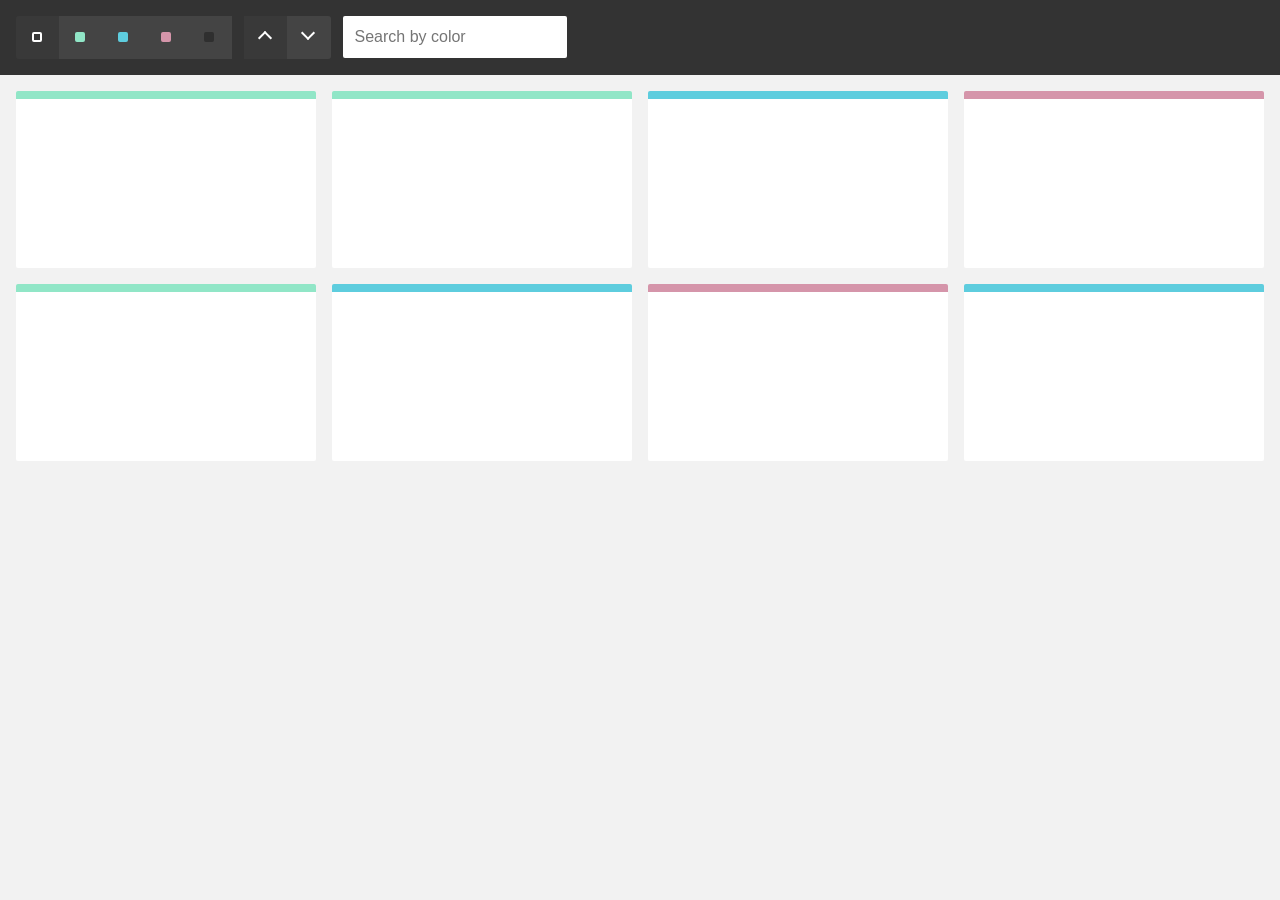
<file: mix/demos/filtering-by-text-input/index.html>
<!DOCTYPE html>
<html>
    <head>
        <meta name="viewport" content="width=device-width, initial-scale=1">

        <link href="../reset.css" rel="stylesheet"/>
        <link href="./style.css" rel="stylesheet"/>

        <title>MixItUp Demo - Filtering by Text Input</title>
    </head>
    <body>
        <div class="controls">
            <button type="button" class="control" data-filter="all">All</button>
            <button type="button" class="control" data-filter=".green">Green</button>
            <button type="button" class="control" data-filter=".blue">Blue</button>
            <button type="button" class="control" data-filter=".pink">Pink</button>
            <button type="button" class="control" data-filter="none">None</button>

            <button type="button" class="control" data-sort="default:asc">Asc</button>
            <button type="button" class="control" data-sort="default:desc">Desc</button>

            <input type="text" class="input" data-ref="input-search" placeholder="Search by color"/>
        </div>

        <div class="container" data-ref="container">
            <div class="mix green"></div>
            <div class="mix green"></div>
            <div class="mix blue"></div>
            <div class="mix pink"></div>
            <div class="mix green"></div>
            <div class="mix blue"></div>
            <div class="mix pink"></div>
            <div class="mix blue"></div>

            <div class="gap"></div>
            <div class="gap"></div>
            <div class="gap"></div>
        </div>

        <script src="../mixitup.min.js"></script>

        <script>
            var container = document.querySelector('[data-ref="container"]');
            var inputSearch = document.querySelector('[data-ref="input-search"]');
            var keyupTimeout;

            var mixer = mixitup(container, {
                animation: {
                    duration: 350
                },
                callbacks: {
                    onMixClick: function() {
                        // Reset the search if a filter is clicked

                        if (this.matches('[data-filter]')) {
                            inputSearch.value = '';
                        }
                    }
                }
            });

            // Set up a handler to listen for "keyup" events from the search input

            inputSearch.addEventListener('keyup', function() {
                var searchValue;

                if (inputSearch.value.length < 3) {
                    // If the input value is less than 3 characters, don't send

                    searchValue = '';
                } else {
                    searchValue = inputSearch.value.toLowerCase().trim();
                }

                // Very basic throttling to prevent mixer thrashing. Only search
                // once 350ms has passed since the last keyup event

                clearTimeout(keyupTimeout);

                keyupTimeout = setTimeout(function() {
                    filterByString(searchValue);
                }, 350);
            });

            /**
             * Filters the mixer using a provided search string, which is matched against
             * the contents of each target's "class" attribute. Any custom data-attribute(s)
             * could also be used.
             *
             * @param  {string} searchValue
             * @return {void}
             */

            function filterByString(searchValue) {
                if (searchValue) {
                    // Use an attribute wildcard selector to check for matches

                    mixer.filter('[class*="' + searchValue + '"]');
                } else {
                    // If no searchValue, treat as filter('all')

                    mixer.filter('all');
                }
            }
        </script>
    </body>
</html>
</file>
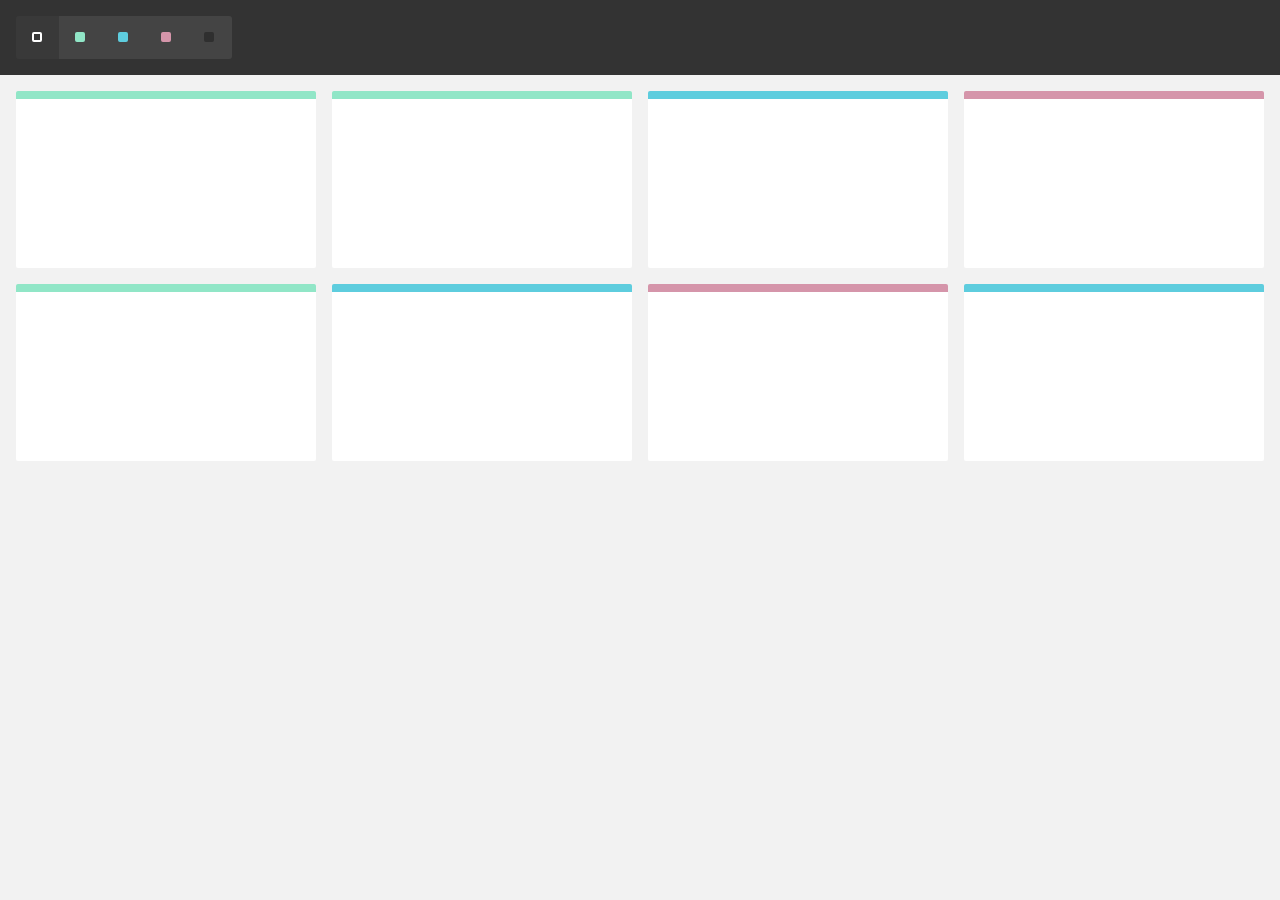
<file: mix/demos/filtering-by-url/index.html>
<!DOCTYPE html>
<html>
    <head>
        <meta name="viewport" content="width=device-width, initial-scale=1">

        <link href="../reset.css" rel="stylesheet"/>
        <link href="./style.css" rel="stylesheet"/>

        <title>MixItUp Demo - Filtering by URL</title>
    </head>
    <body>
        <div class="controls">
            <button type="button" class="control" data-filter="all">All</button>
            <button type="button" class="control" data-filter=".green">Green</button>
            <button type="button" class="control" data-filter=".blue">Blue</button>
            <button type="button" class="control" data-filter=".pink">Pink</button>
            <button type="button" class="control" data-filter="none">None</button>
        </div>

        <div class="container">
            <div class="mix green"></div>
            <div class="mix green"></div>
            <div class="mix blue"></div>
            <div class="mix pink"></div>
            <div class="mix green"></div>
            <div class="mix blue"></div>
            <div class="mix pink"></div>
            <div class="mix blue"></div>

            <div class="gap"></div>
            <div class="gap"></div>
            <div class="gap"></div>
        </div>

        <script src="../mixitup.min.js"></script>

        <script>
            // As we have no server-side application or routes, we will use
            // a URL "hash" for this demo, but we chould just as easily use
            // a URL route segment.

            // As we will use the target selector in several parts of the demo,
            // we will declare it as a variable here.

            var targetSelector = '.mix';

            /**
             * Reads a hash from the URL (if present), and converts it into a class
             * selector string. E.g "#green" -> ".green". Otherwise, defaults
             * to the targetSelector, equivalent to "all"
             *
             * @return {string}
             */

            function getSelectorFromHash() {
                var hash = window.location.hash.replace(/^#/g, '');

                var selector = hash ? '.' + hash : targetSelector;

                return selector;
            }

            /**
             * Updates the URL whenever the current filter changes.
             *
             * @param   {mixitup.State} state
             * @return  {void}
             */

            function setHash(state) {
                var selector = state.activeFilter.selector;
                var newHash = '#' + selector.replace(/^\./g, '');

                if (selector === targetSelector && window.location.hash) {
                    // Equivalent to filter "all", remove the hash

                    history.pushState(null, document.title, window.location.pathname); // or history.replaceState()
                } else if (newHash !== window.location.hash && selector !== targetSelector) {
                    // Change the hash

                    history.pushState(null, document.title, window.location.pathname + newHash); // or history.replaceState()
                }
            }

            // Instantiate and configure the mixer

            var mixer = mixitup('.container', {
                selectors: {
                    target: targetSelector
                },
                load: {
                    filter: getSelectorFromHash() // Ensure that the mixer's initial filter matches the URL on startup
                },
                callbacks: {
                    onMixEnd: setHash // Call the setHash() method at the end of each operation
                }
            });

            // Add an "onhashchange" handler to keep the mixer in sync as the user goes
            // back and forward through their history.

            // NB: This may or may not be the desired behavior for your project. If you don't
            // want MixItUp operations to count as individual history items, simply use
            // 'replaceState()' instead of 'pushState()' within the 'setHash()' function above.
            // In which case this handler would no longer be neccessary.

            window.onhashchange = function() {
                var selector = getSelectorFromHash();

                if (selector === mixer.getState().activeFilter.selector) return; // no change

                mixer.filter(selector);
            };
        </script>
    </body>
</html>
</file>
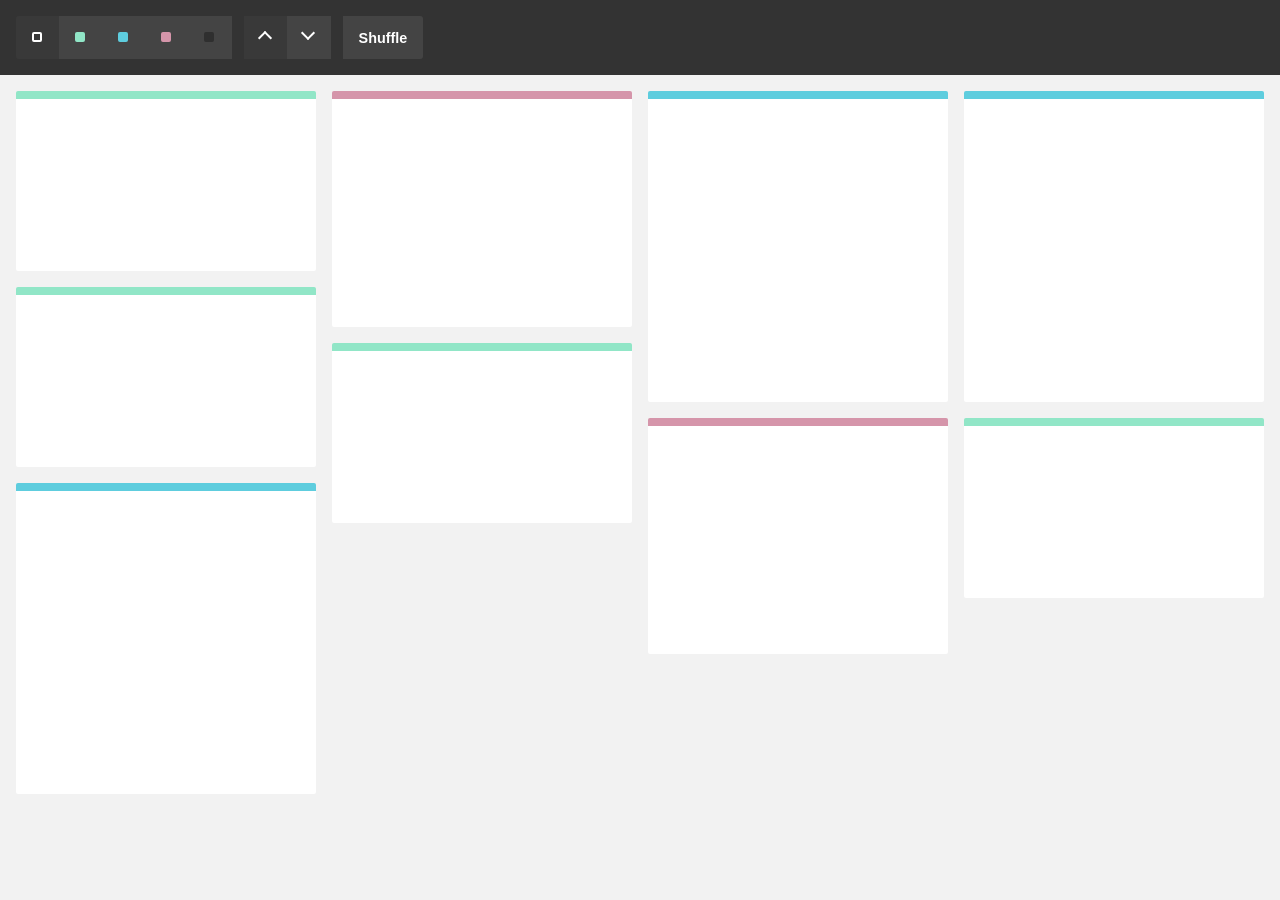
<file: mix/demos/grid-columns/index.html>
<!DOCTYPE html>
<html>
    <head>
        <meta name="viewport" content="width=device-width, initial-scale=1">

        <link href="../reset.css" rel="stylesheet"/>
        <link href="./style.css" rel="stylesheet"/>

        <title>MixItUp Demo - Columns Grid</title>
    </head>
    <body>
        <div class="controls">
            <button type="button" class="control" data-filter="all">All</button>
            <button type="button" class="control" data-filter=".green">Green</button>
            <button type="button" class="control" data-filter=".blue">Blue</button>
            <button type="button" class="control" data-filter=".pink">Pink</button>
            <button type="button" class="control" data-filter="none">None</button>

            <button type="button" class="control" data-sort="default:asc">Asc</button>
            <button type="button" class="control" data-sort="default:desc">Desc</button>

            <button type="button" class="control text" data-sort="random">Shuffle</button>
        </div>

        <div class="container">
            <div class="mix green"></div>
            <div class="mix green"></div>
            <div class="mix blue"></div>
            <div class="mix pink"></div>
            <div class="mix green"></div>
            <div class="mix blue"></div>
            <div class="mix pink"></div>
            <div class="mix blue"></div>
            <div class="mix green"></div>
        </div>

        <script src="../mixitup.min.js"></script>

        <script>
            var containerEl = document.querySelector('.container');

            var mixer = mixitup(containerEl, {
                animation: {
                    animateResizeContainer: false // required to prevent column algorithm bug
                }
            });

            // NB: See comments in stylesheet regarding fixes for chrome and safari "flickering"
        </script>
    </body>
</html>
</file>
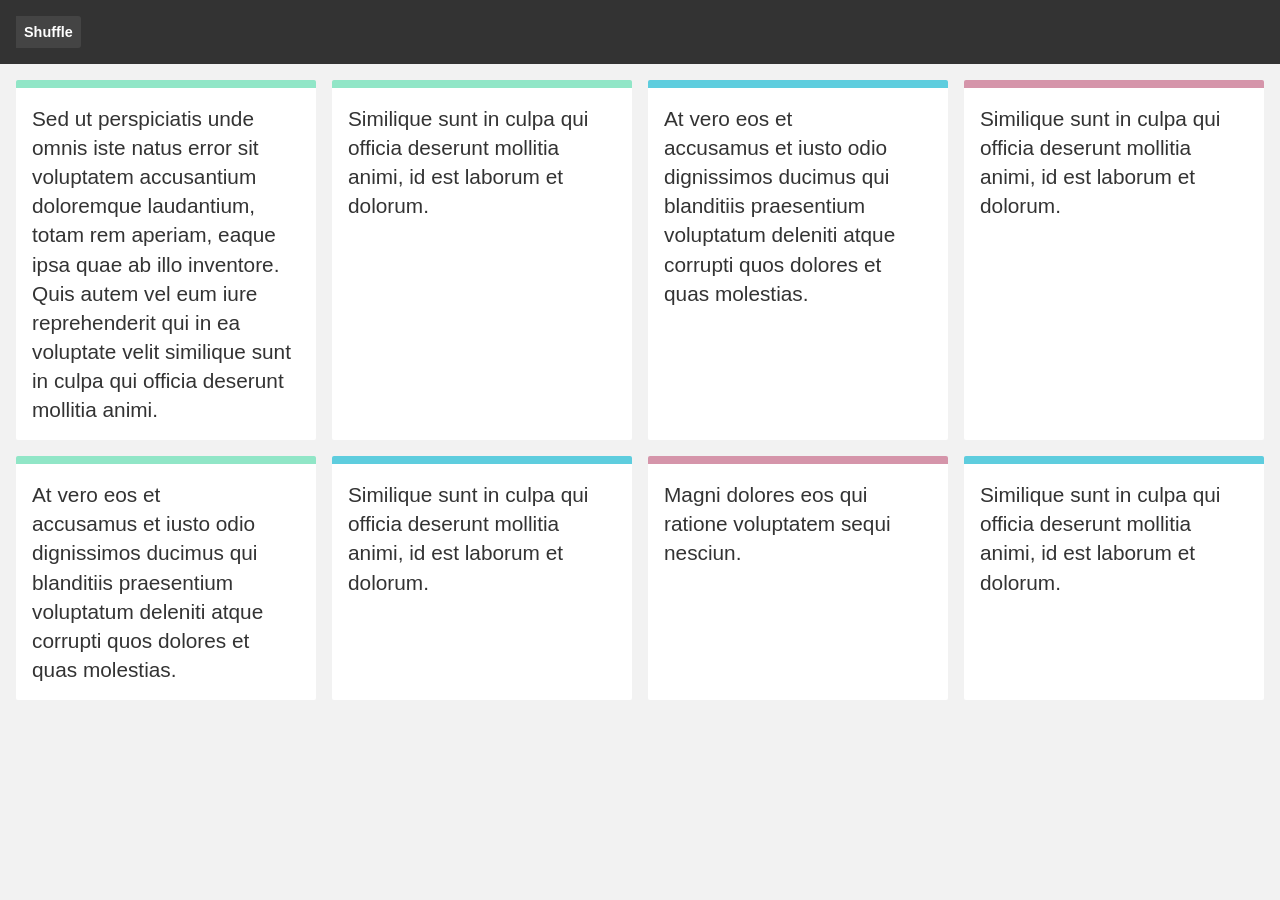
<file: mix/demos/grid-flex-box-matching-heights/index.html>
<!DOCTYPE html>
<html>
    <head>
        <meta name="viewport" content="width=device-width, initial-scale=1">

        <link href="../reset.css" rel="stylesheet"/>
        <link href="./style.css" rel="stylesheet"/>

        <title>MixItUp Demo - Flex-box Grid with Matching Heights</title>
    </head>
    <body>
        <div class="controls">
            <button type="button" class="control" data-sort="random">Shuffle</button>
        </div>

        <div class="container">
            <div class="mix green">
                <p>Sed ut perspiciatis unde omnis iste natus error sit voluptatem accusantium doloremque laudantium, totam rem aperiam, eaque ipsa quae ab illo inventore. Quis autem vel eum iure reprehenderit qui in ea voluptate velit similique sunt in culpa qui officia deserunt mollitia animi.</p>
            </div>

            <div class="mix green">
                <p>Similique sunt in culpa qui officia deserunt mollitia animi, id est laborum et dolorum.</p>
            </div>

            <div class="mix blue">
                <p>At vero eos et accusamus et iusto odio dignissimos ducimus qui blanditiis praesentium voluptatum deleniti atque corrupti quos dolores et quas molestias.<p>
            </div>

            <div class="mix pink">
                <p>Similique sunt in culpa qui officia deserunt mollitia animi, id est laborum et dolorum.</p>
            </div>

            <div class="mix green">
                <p>At vero eos et accusamus et iusto odio dignissimos ducimus qui blanditiis praesentium voluptatum deleniti atque corrupti quos dolores et quas molestias.<p>
            </div>

            <div class="mix blue">
                <p>Similique sunt in culpa qui officia deserunt mollitia animi, id est laborum et dolorum.</p>
            </div>

            <div class="mix pink">
                <p>Magni dolores eos qui ratione voluptatem sequi nesciun.</p>
            </div>

            <div class="mix blue">
                <p>Similique sunt in culpa qui officia deserunt mollitia animi, id est laborum et dolorum.</p>
            </div>

            <div class="gap"></div>
            <div class="gap"></div>
            <div class="gap"></div>
        </div>

        <script src="../mixitup.min.js"></script>

        <script>
            var containerEl = document.querySelector('.container');

            var mixer = mixitup(containerEl, {
                animation: {
                    animateResizeTargets: true
                }
            });
        </script>
    </body>
</html>
</file>
<file: mix/demos/attribute-selectors/style.css>
html,
body {
    height: 100%;
    background: #f2f2f2;
}

*,
*:before,
*:after {
    box-sizing: border-box;
}

/* Controls
---------------------------------------------------------------------- */

.controls {
    padding: 1rem;
    background: #333;
    font-size: 0.1px;
}

.control {
    position: relative;
    display: inline-block;
    width: 2.7rem;
    height: 2.7rem;
    background: #444;
    cursor: pointer;
    font-size: 0.1px;
    color: white;
    transition: background 150ms;
}

.control:hover {
    background: #3f3f3f;
}

.control[data-filter]:after {
    content: '';
    position: absolute;
    width: 10px;
    height: 10px;
    top: calc(50% - 6px);
    left: calc(50% - 6px);
    border: 2px solid currentColor;
    border-radius: 2px;
    background: currentColor;
    transition: background-color 150ms, border-color 150ms;
}

.control[data-sort]:after {
    content: '';
    position: absolute;
    width: 10px;
    height: 10px;
    border-top: 2px solid;
    border-left: 2px solid;
    top: calc(50% - 6px);
    left: calc(50% - 6px);
    transform:  translateY(1px) rotate(45deg);
}

.control[data-sort*=":desc"]:after {
    transform:  translateY(-4px) rotate(-135deg);
}

.mixitup-control-active {
    background: #393939;
}

.mixitup-control-active[data-filter]:after {
    background: transparent;
}

.control:first-of-type {
    border-radius: 3px 0 0 3px;
}

.control:last-of-type {
    border-radius: 0 3px 3px 0;
}

.control[data-filter] + .control[data-sort] {
    margin-left: .75rem;
}

.control[data-filter=".green"] {
    color: #91e6c7;
}

.control[data-filter=".blue"] {
    color: #5ecdde;
}

.control[data-filter=".pink"] {
    color: #d595aa;
}

.control[data-filter="none"] {
    color: #2f2f2f;
}

/* Container
---------------------------------------------------------------------- */

.container {
    padding: 1rem;
    text-align: justify;
    font-size: 0.1px;
}

.container:after {
    content: '';
    display: inline-block;
    width: 100%;
}

/* Grid Items
---------------------------------------------------------------------- */

.item,
.gap {
    display: inline-block;
    vertical-align: top;
}

.item {
    background: #fff;
    border-top: .5rem solid currentColor;
    border-radius: 2px;
    margin-bottom: 1rem;
    position: relative;
}

.item:before {
    content: '';
    display: inline-block;
    padding-top: 56.25%;
}

.item.green {
    color: #91e6c7;
}

.item.pink {
    color: #d595aa;
}

.item.blue {
    color: #5ecdde;
}

/* Grid Breakpoints
---------------------------------------------------------------------- */

/* 2 Columns */

.item,
.gap {
    width: calc(100%/2 - (((2 - 1) * 1rem) / 2));
}

/* 3 Columns */

@media screen and (min-width: 541px) {
    .item,
    .gap {
        width: calc(100%/3 - (((3 - 1) * 1rem) / 3));
    }
}

/* 4 Columns */

@media screen and (min-width: 961px) {
    .item,
    .gap {
        width: calc(100%/4 - (((4 - 1) * 1rem) / 4));
    }
}

/* 5 Columns */

@media screen and (min-width: 1281px) {
    .item,
    .gap {
        width: calc(100%/5 - (((5 - 1) * 1rem) / 5));
    }
}
</file>
<file: mix/demos/basic-ie-8/style.css>
html,
body {
    height: 100%;
    background: #f2f2f2;
}

*,
*:before,
*:after {
    box-sizing: border-box;
}

/* Controls
---------------------------------------------------------------------- */

.controls {
    padding: 16px;
    background: #333;
    font-size: 0.1px;
}

.control {
    position: relative;
    display: inline-block;
    vertical-align: top;
    padding: 10px;
    font-size: 15px;
    height: 35px;
    min-width: 25px;
    background: #444;
    cursor: pointer;
    color: white;
    font-weight: 800;
    transition: background 150ms;
}

.control:hover {
    background: #3f3f3f;
}

.control[data-sort*=":desc"]:after {
    transform:  translateY(-4px) rotate(-135deg);
}

.mixitup-control-active {
    background: #393939;
}

.control[data-filter="all"] {
    background: #fff;
}

.control[data-filter=".green"] {
    background: #91e6c7;
}

.control[data-filter=".blue"] {
    background: #5ecdde;
}

.control[data-filter=".pink"] {
    background: #d595aa;
}

.control[data-filter="none"] {
    background: #2f2f2f;
}

/* Container
---------------------------------------------------------------------- */

.container {
    padding: 16px;
    text-align: justify;
    font-size: 0.1px;
}

.container:after {
    content: '';
    display: inline-block;
    width: 100%;
}

/* Target Elements
---------------------------------------------------------------------- */

.mix,
.gap {
    display: inline-block;
    vertical-align: top;
}

.mix {
    background: #fff;
    border-top: 8px solid transparent;
    border-radius: 2px;
    margin-bottom: 1.25%;
    position: relative;
}

.mix:before {
    content: '';
    display: inline-block;
    padding-top: 56.25%;
}

.mix.green {
    border-top-color: #91e6c7;
}

.mix.pink {
    border-top-color: #d595aa;
}

.mix.blue {
    border-top-color: #5ecdde;
}

.mix,
.gap {
    width: 24%;
}
</file>
<file: mix/demos/basic/style.css>
html,
body {
    height: 100%;
    background: #f2f2f2;
}

*,
*:before,
*:after {
    box-sizing: border-box;
}

/* Controls
---------------------------------------------------------------------- */

.controls {
    padding: 1rem;
    background: #333;
    font-size: 0.1px;
}

.control {
    position: relative;
    display: inline-block;
    width: 2.7rem;
    height: 2.7rem;
    background: #444;
    cursor: pointer;
    font-size: 0.1px;
    color: white;
    transition: background 150ms;
}

.control:hover {
    background: #3f3f3f;
}

.control[data-filter]:after {
    content: '';
    position: absolute;
    width: 10px;
    height: 10px;
    top: calc(50% - 6px);
    left: calc(50% - 6px);
    border: 2px solid currentColor;
    border-radius: 2px;
    background: currentColor;
    transition: background-color 150ms, border-color 150ms;
}

.control[data-sort]:after {
    content: '';
    position: absolute;
    width: 10px;
    height: 10px;
    border-top: 2px solid;
    border-left: 2px solid;
    top: calc(50% - 6px);
    left: calc(50% - 6px);
    transform:  translateY(1px) rotate(45deg);
}

.control[data-sort*=":desc"]:after {
    transform:  translateY(-4px) rotate(-135deg);
}

.mixitup-control-active {
    background: #393939;
}

.mixitup-control-active[data-filter]:after {
    background: transparent;
}

.control:first-of-type {
    border-radius: 3px 0 0 3px;
}

.control:last-of-type {
    border-radius: 0 3px 3px 0;
}

.control[data-filter] + .control[data-sort] {
    margin-left: .75rem;
}

.control[data-filter=".green"] {
    color: #91e6c7;
}

.control[data-filter=".blue"] {
    color: #5ecdde;
}

.control[data-filter=".pink"] {
    color: #d595aa;
}

.control[data-filter="none"] {
    color: #2f2f2f;
}

/* Container
---------------------------------------------------------------------- */

.container {
    padding: 1rem;
    text-align: justify;
    font-size: 0.1px;
}

.container:after {
    content: '';
    display: inline-block;
    width: 100%;
}

/* Target Elements
---------------------------------------------------------------------- */

.mix,
.gap {
    display: inline-block;
    vertical-align: top;
}

.mix {
    background: #fff;
    border-top: .5rem solid currentColor;
    border-radius: 2px;
    margin-bottom: 1rem;
    position: relative;
}

.mix:before {
    content: '';
    display: inline-block;
    padding-top: 56.25%;
}

.mix.green {
    color: #91e6c7;
}

.mix.pink {
    color: #d595aa;
}

.mix.blue {
    color: #5ecdde;
}

/* Grid Breakpoints
---------------------------------------------------------------------- */

/* 2 Columns */

.mix,
.gap {
    width: calc(100%/2 - (((2 - 1) * 1rem) / 2));
}

/* 3 Columns */

@media screen and (min-width: 541px) {
    .mix,
    .gap {
        width: calc(100%/3 - (((3 - 1) * 1rem) / 3));
    }
}

/* 4 Columns */

@media screen and (min-width: 961px) {
    .mix,
    .gap {
        width: calc(100%/4 - (((4 - 1) * 1rem) / 4));
    }
}

/* 5 Columns */

@media screen and (min-width: 1281px) {
    .mix,
    .gap {
        width: calc(100%/5 - (((5 - 1) * 1rem) / 5));
    }
}
</file>
<file: mix/demos/checkboxes-with-reset-checkbox/style.css>
html,
body {
    height: 100%;
    background: #f2f2f2;
}

*,
*:before,
*:after {
    box-sizing: border-box;
}

/* Controls
---------------------------------------------------------------------- */

.controls {
    padding: 1rem;
    background: #333;
    font-size: 0.1px;
}

.control {
    position: relative;
    display: inline-block;
    width: 2.7rem;
    height: 2.7rem;
    background: #444;
    cursor: pointer;
    font-size: 0.1px;
    color: white;
    transition: background 150ms;
}

.control:hover {
    background: #3f3f3f;
}

.control[data-filter]:after {
    content: '';
    position: absolute;
    width: 10px;
    height: 10px;
    top: calc(50% - 6px);
    left: calc(50% - 6px);
    border: 2px solid currentColor;
    border-radius: 2px;
    background: currentColor;
    transition: background-color 150ms, border-color 150ms;
}

.control[data-sort]:after {
    content: '';
    position: absolute;
    width: 10px;
    height: 10px;
    border-top: 2px solid;
    border-left: 2px solid;
    top: calc(50% - 6px);
    left: calc(50% - 6px);
    transform:  translateY(1px) rotate(45deg);
}

.control[data-sort*=":desc"]:after {
    transform:  translateY(-4px) rotate(-135deg);
}

.mixitup-control-active {
    background: #393939;
}

.mixitup-control-active[data-filter]:after {
    background: transparent;
}

.control:first-of-type {
    border-radius: 3px 0 0 3px;
}

.control:last-of-type {
    border-radius: 0 3px 3px 0;
}

.checkbox-group {
    display: inline-block;
    padding: .5rem;
    background: #2a2a2a;
    margin-right: .75rem;
    vertical-align: top;
}

.checkbox {
    text-align: justify;
}

.checkbox:after {
    content: '';
    display: inline-block;
    width: 100%;
}

.checkbox-input,
.checkbox-label {
    display: inline-block;
}

.checkbox-label {
    color: white;
    font-family: 'helvetica-neue', arial, sans-serif;
    font-size: .9rem;
    margin-right: .5rem;
}

/* Container
---------------------------------------------------------------------- */

.container {
    padding: 1rem;
    text-align: justify;
    font-size: 0.1px;
}

.container:after {
    content: '';
    display: inline-block;
    width: 100%;
}

/* Target Elements
---------------------------------------------------------------------- */

.mix,
.gap {
    display: inline-block;
    vertical-align: top;
}

.mix {
    background: #fff;
    border-top: .5rem solid currentColor;
    border-radius: 2px;
    margin-bottom: 1rem;
    position: relative;
}

.mix:before {
    content: '';
    display: inline-block;
    padding-top: 56.25%;
}

.mix.green {
    color: #91e6c7;
}

.mix.pink {
    color: #d595aa;
}

.mix.blue {
    color: #5ecdde;
}

/* Grid Breakpoints
---------------------------------------------------------------------- */

/* 2 Columns */

.mix,
.gap {
    width: calc(100%/2 - (((2 - 1) * 1rem) / 2));
}

/* 3 Columns */

@media screen and (min-width: 541px) {
    .mix,
    .gap {
        width: calc(100%/3 - (((3 - 1) * 1rem) / 3));
    }
}

/* 4 Columns */

@media screen and (min-width: 961px) {
    .mix,
    .gap {
        width: calc(100%/4 - (((4 - 1) * 1rem) / 4));
    }
}

/* 5 Columns */

@media screen and (min-width: 1281px) {
    .mix,
    .gap {
        width: calc(100%/5 - (((5 - 1) * 1rem) / 5));
    }
}
</file>
<file: mix/demos/checkboxes/style.css>
html,
body {
    height: 100%;
    background: #f2f2f2;
}

*,
*:before,
*:after {
    box-sizing: border-box;
}

/* Controls
---------------------------------------------------------------------- */

.controls {
    padding: 1rem;
    background: #333;
    font-size: 0.1px;
}

.control {
    position: relative;
    display: inline-block;
    width: 2.7rem;
    height: 2.7rem;
    background: #444;
    cursor: pointer;
    font-size: 0.1px;
    color: white;
    transition: background 150ms;
}

.control:hover {
    background: #3f3f3f;
}

.control[data-filter]:after {
    content: '';
    position: absolute;
    width: 10px;
    height: 10px;
    top: calc(50% - 6px);
    left: calc(50% - 6px);
    border: 2px solid currentColor;
    border-radius: 2px;
    background: currentColor;
    transition: background-color 150ms, border-color 150ms;
}

.control[data-sort]:after {
    content: '';
    position: absolute;
    width: 10px;
    height: 10px;
    border-top: 2px solid;
    border-left: 2px solid;
    top: calc(50% - 6px);
    left: calc(50% - 6px);
    transform:  translateY(1px) rotate(45deg);
}

.control[data-sort*=":desc"]:after {
    transform:  translateY(-4px) rotate(-135deg);
}

.mixitup-control-active {
    background: #393939;
}

.mixitup-control-active[data-filter]:after {
    background: transparent;
}

.control:first-of-type {
    border-radius: 3px 0 0 3px;
}

.control:last-of-type {
    border-radius: 0 3px 3px 0;
}

.checkbox-group {
    display: inline-block;
    padding: .5rem;
    background: #2a2a2a;
    margin-right: .75rem;
    vertical-align: top;
}

.checkbox {
    text-align: justify;
}

.checkbox:after {
    content: '';
    display: inline-block;
    width: 100%;
}

.checkbox-input,
.checkbox-label {
    display: inline-block;
}

.checkbox-label {
    color: white;
    font-family: 'helvetica-neue', arial, sans-serif;
    font-size: .9rem;
    margin-right: .5rem;
}

/* Container
---------------------------------------------------------------------- */

.container {
    padding: 1rem;
    text-align: justify;
    font-size: 0.1px;
}

.container:after {
    content: '';
    display: inline-block;
    width: 100%;
}

/* Target Elements
---------------------------------------------------------------------- */

.mix,
.gap {
    display: inline-block;
    vertical-align: top;
}

.mix {
    background: #fff;
    border-top: .5rem solid currentColor;
    border-radius: 2px;
    margin-bottom: 1rem;
    position: relative;
}

.mix:before {
    content: '';
    display: inline-block;
    padding-top: 56.25%;
}

.mix.green {
    color: #91e6c7;
}

.mix.pink {
    color: #d595aa;
}

.mix.blue {
    color: #5ecdde;
}

/* Grid Breakpoints
---------------------------------------------------------------------- */

/* 2 Columns */

.mix,
.gap {
    width: calc(100%/2 - (((2 - 1) * 1rem) / 2));
}

/* 3 Columns */

@media screen and (min-width: 541px) {
    .mix,
    .gap {
        width: calc(100%/3 - (((3 - 1) * 1rem) / 3));
    }
}

/* 4 Columns */

@media screen and (min-width: 961px) {
    .mix,
    .gap {
        width: calc(100%/4 - (((4 - 1) * 1rem) / 4));
    }
}

/* 5 Columns */

@media screen and (min-width: 1281px) {
    .mix,
    .gap {
        width: calc(100%/5 - (((5 - 1) * 1rem) / 5));
    }
}
</file>
<file: mix/demos/dataset-empty-container/style.css>
html,
body {
    height: 100%;
    background: #f2f2f2;
}

*,
*:before,
*:after {
    box-sizing: border-box;
}

/* Controls
---------------------------------------------------------------------- */

.controls {
    padding: 1rem;
    background: #333;
    font-size: 0.1px;
}

.control {
    position: relative;
    display: inline-block;
    width: 2.7rem;
    height: 2.7rem;
    background: #444;
    cursor: pointer;
    font-size: 0.1px;
    color: white;
    transition: background 150ms;
}

.control:not(.control-active):hover {
    background: #3f3f3f;
}

.control-filter:after {
    content: '';
    position: absolute;
    width: 10px;
    height: 10px;
    top: calc(50% - 6px);
    left: calc(50% - 6px);
    border: 2px solid currentColor;
    border-radius: 2px;
    background: currentColor;
    transition: background-color 150ms, border-color 150ms;
}

.control-sort:after {
    content: '';
    position: absolute;
    width: 10px;
    height: 10px;
    border-top: 2px solid;
    border-left: 2px solid;
    top: calc(50% - 6px);
    left: calc(50% - 6px);
    transform:  translateY(1px) rotate(45deg);
}

.control-sort[data-order="desc"]:after {
    transform:  translateY(-4px) rotate(-135deg);
}

.control-active {
    background: #393939;
}

.control-filter.control-active:after {
    background: transparent;
}

.control:first-of-type {
    border-radius: 3px 0 0 3px;
}

.control:last-of-type {
    border-radius: 0 3px 3px 0;
}

.control-filter + .control-sort {
    margin-left: .75rem;
}

.control-filter[data-color="green"] {
    color: #91e6c7;
}

.control-filter[data-color="blue"] {
    color: #5ecdde;
}

.control-filter[data-color="pink"] {
    color: #d595aa;
}

.control-filter[data-color="none"] {
    color: #2f2f2f;
}

/* Container
---------------------------------------------------------------------- */

.container {
    padding: 1rem;
    text-align: justify;
    font-size: 0.1px;
}

.container:after {
    content: '';
    display: inline-block;
    width: 100%;
}

/* Target Elements
---------------------------------------------------------------------- */

.item,
.gap {
    display: inline-block;
    vertical-align: top;
}

.item {
    background: #fff;
    border-top: .5rem solid currentColor;
    border-radius: 2px;
    margin-bottom: 1rem;
    position: relative;
}

.item:before {
    content: '';
    display: inline-block;
    padding-top: 56.25%;
}

.item.green {
    color: #91e6c7;
}

.item.pink {
    color: #d595aa;
}

.item.blue {
    color: #5ecdde;
}

.item .published-date {
    position: absolute;
    top: 0;
    left: 0;
    padding: 1rem;
    font-size: 1rem;
    color: #333;
    font-family: 'helvetica-neue', arial, sans-serif;
    font-weight:  700;
}

/* Grid Breakpoints
---------------------------------------------------------------------- */

/* 2 Columns */

.item,
.gap {
    width: calc(100%/2 - (((2 - 1) * 1rem) / 2));
}

/* 3 Columns */

@media screen and (min-width: 541px) {
    .item,
    .gap {
        width: calc(100%/3 - (((3 - 1) * 1rem) / 3));
    }
}

/* 4 Columns */

@media screen and (min-width: 961px) {
    .item,
    .gap {
        width: calc(100%/4 - (((4 - 1) * 1rem) / 4));
    }
}

/* 5 Columns */

@media screen and (min-width: 1281px) {
    .item,
    .gap {
        width: calc(100%/5 - (((5 - 1) * 1rem) / 5));
    }
}
</file>
<file: mix/demos/dataset-pre-rendered-targets/style.css>
html,
body {
    height: 100%;
    background: #f2f2f2;
}

*,
*:before,
*:after {
    box-sizing: border-box;
}

/* Controls
---------------------------------------------------------------------- */

.controls {
    padding: 1rem;
    background: #333;
    font-size: 0.1px;
}

.control {
    position: relative;
    display: inline-block;
    width: 2.7rem;
    height: 2.7rem;
    background: #444;
    cursor: pointer;
    font-size: 0.1px;
    color: white;
    transition: background 150ms;
}

.control:not(.control-active):hover {
    background: #3f3f3f;
}

.control-filter:after {
    content: '';
    position: absolute;
    width: 10px;
    height: 10px;
    top: calc(50% - 6px);
    left: calc(50% - 6px);
    border: 2px solid currentColor;
    border-radius: 2px;
    background: currentColor;
    transition: background-color 150ms, border-color 150ms;
}

.control-sort:after {
    content: '';
    position: absolute;
    width: 10px;
    height: 10px;
    border-top: 2px solid;
    border-left: 2px solid;
    top: calc(50% - 6px);
    left: calc(50% - 6px);
    transform:  translateY(1px) rotate(45deg);
}

.control-sort[data-order="desc"]:after {
    transform:  translateY(-4px) rotate(-135deg);
}

.control-active {
    background: #393939;
}

.control-filter.control-active:after {
    background: transparent;
}

.control:first-of-type {
    border-radius: 3px 0 0 3px;
}

.control:last-of-type {
    border-radius: 0 3px 3px 0;
}

.control-filter + .control-sort {
    margin-left: .75rem;
}

.control-filter[data-color="green"] {
    color: #91e6c7;
}

.control-filter[data-color="blue"] {
    color: #5ecdde;
}

.control-filter[data-color="pink"] {
    color: #d595aa;
}

.control-filter[data-color="none"] {
    color: #2f2f2f;
}

/* Container
---------------------------------------------------------------------- */

.container {
    padding: 1rem;
    text-align: justify;
    font-size: 0.1px;
}

.container:after {
    content: '';
    display: inline-block;
    width: 100%;
}

/* Target Elements
---------------------------------------------------------------------- */

.item,
.gap {
    display: inline-block;
    vertical-align: top;
}

.item {
    background: #fff;
    border-top: .5rem solid currentColor;
    border-radius: 2px;
    margin-bottom: 1rem;
    position: relative;
}

.item:before {
    content: '';
    display: inline-block;
    padding-top: 56.25%;
}

.item.green {
    color: #91e6c7;
}

.item.pink {
    color: #d595aa;
}

.item.blue {
    color: #5ecdde;
}

.item .published-date {
    position: absolute;
    top: 0;
    left: 0;
    padding: 1rem;
    font-size: 1rem;
    color: #333;
    font-family: 'helvetica-neue', arial, sans-serif;
    font-weight:  700;
}

/* Grid Breakpoints
---------------------------------------------------------------------- */

/* 2 Columns */

.item,
.gap {
    width: calc(100%/2 - (((2 - 1) * 1rem) / 2));
}

/* 3 Columns */

@media screen and (min-width: 541px) {
    .item,
    .gap {
        width: calc(100%/3 - (((3 - 1) * 1rem) / 3));
    }
}

/* 4 Columns */

@media screen and (min-width: 961px) {
    .item,
    .gap {
        width: calc(100%/4 - (((4 - 1) * 1rem) / 4));
    }
}

/* 5 Columns */

@media screen and (min-width: 1281px) {
    .item,
    .gap {
        width: calc(100%/5 - (((5 - 1) * 1rem) / 5));
    }
}
</file>
<file: mix/demos/filtering-by-range/style.css>
html,
body {
    height: 100%;
    background: #f2f2f2;
}

*,
*:before,
*:after {
    box-sizing: border-box;
}

/* Controls
---------------------------------------------------------------------- */

.controls {
    padding: 1rem;
    background: #333;
    font-size: 0.1px;
}

.control {
    position: relative;
    display: inline-block;
    width: 2.7rem;
    height: 2.7rem;
    background: #444;
    cursor: pointer;
    font-size: 0.1px;
    color: white;
    transition: background 150ms;
}

.control:hover {
    background: #3f3f3f;
}

.control[data-filter]:after {
    content: '';
    position: absolute;
    width: 10px;
    height: 10px;
    top: calc(50% - 6px);
    left: calc(50% - 6px);
    border: 2px solid currentColor;
    border-radius: 2px;
    background: currentColor;
    transition: background-color 150ms, border-color 150ms;
}

.control[data-sort]:after {
    content: '';
    position: absolute;
    width: 10px;
    height: 10px;
    border-top: 2px solid;
    border-left: 2px solid;
    top: calc(50% - 6px);
    left: calc(50% - 6px);
    transform:  translateY(1px) rotate(45deg);
}

.control[data-sort*=":desc"]:after {
    transform:  translateY(-4px) rotate(-135deg);
}

.mixitup-control-active {
    background: #393939;
}

.mixitup-control-active[data-filter]:after {
    background: transparent;
}

.control:first-of-type {
    border-radius: 3px 0 0 3px;
}

.control:last-of-type {
    border-radius: 0 3px 3px 0;
}

.control[data-filter] + .control[data-sort] {
    margin-left: .75rem;
}

.control[data-filter=".green"] {
    color: #91e6c7;
}

.control[data-filter=".blue"] {
    color: #5ecdde;
}

.control[data-filter=".pink"] {
    color: #d595aa;
}

.control[data-filter="none"] {
    color: #2f2f2f;
}

.range-slider {
    margin: 0 1rem;
    display: inline-block;
    vertical-align: middle;
    position: relative;
}

.range-slider:last-child {
    margin-left: 0;
}

.range-slider::before,
.range-slider::after,
.range-slider-label {
    font-family: 'helvetica-neue', arial, sans-serif;
}

.range-slider::before,
.range-slider::after {
    font-size: .7rem;
    color: #aaa;
    content: '0';
    position: absolute;
    bottom: 0;
    left: 0;
    padding: 0 .2rem;
}

.range-slider::after {
    content: '10';
    left: auto;
    right: 0;
}

.range-slider-label {
    display: block;
    font-size: .8rem;
    color: #ccc;
    margin-bottom: .05rem;
    font-weight: 700;
}

.range-slider:last-child .range-slider-label {
    text-align: right;
}

.range-slider-input {
    position: relative;
    background: transparent;
    -webkit-appearance: none;
    margin-bottom: .75rem;
    z-index: 1;
}

.range-slider-input::-webkit-slider-runnable-track {
    width: 300px;
    height: 5px;
    background: #888;
    border: none;
    border-radius: 3px;
    transition: background 150ms;
}

.range-slider-input::-webkit-slider-thumb {
    -webkit-appearance: none;
    border: none;
    height: 16px;
    width: 16px;
    border-radius: 50%;
    background: #5ecdde;
    margin-top: -6px;
}

.range-slider-input:focus {
    outline: none;
}

/* Container
---------------------------------------------------------------------- */

.container {
    padding: 1rem;
    text-align: justify;
    font-size: 0.1px;
}

.container:after {
    content: '';
    display: inline-block;
    width: 100%;
}

/* Target Elements
---------------------------------------------------------------------- */

.mix,
.gap {
    display: inline-block;
    vertical-align: top;
}

.mix {
    background: #fff;
    border-top: .5rem solid currentColor;
    border-radius: 2px;
    margin-bottom: 1rem;
    position: relative;
    font-family: 'helvetica-neue', arial, sans-serif;
}

.mix:before {
    content: '';
    display: inline-block;
    padding-top: 56.25%;
}

.mix.green {
    color: #91e6c7;
}

.mix.pink {
    color: #d595aa;
}

.mix.blue {
    color: #5ecdde;
}

.mix[data-size]:after {
    position: absolute;
    content: attr(data-size);
    font-size: 1rem;
    font-weight: bold;
    color: #aaa;
    padding: 1rem;
    width: 100%;
    top: 0;
    left: 0;
}

/* Grid Breakpoints
---------------------------------------------------------------------- */

/* 2 Columns */

.mix,
.gap {
    width: calc(100%/2 - (((2 - 1) * 1rem) / 2));
}

/* 3 Columns */

@media screen and (min-width: 541px) {
    .mix,
    .gap {
        width: calc(100%/3 - (((3 - 1) * 1rem) / 3));
    }
}

/* 4 Columns */

@media screen and (min-width: 961px) {
    .mix,
    .gap {
        width: calc(100%/4 - (((4 - 1) * 1rem) / 4));
    }
}

/* 5 Columns */

@media screen and (min-width: 1281px) {
    .mix,
    .gap {
        width: calc(100%/5 - (((5 - 1) * 1rem) / 5));
    }
}
</file>
<file: mix/demos/filtering-by-text-input/style.css>
html,
body {
    height: 100%;
    background: #f2f2f2;
}

*,
*:before,
*:after {
    box-sizing: border-box;
}

/* Controls
---------------------------------------------------------------------- */

.controls {
    padding: 1rem;
    background: #333;
    font-size: 0.1px;
}

.control {
    position: relative;
    display: inline-block;
    width: 2.7rem;
    height: 2.7rem;
    background: #444;
    cursor: pointer;
    font-size: 0.1px;
    color: white;
    transition: background 150ms;
}

.control:hover {
    background: #3f3f3f;
}

.control[data-filter]:after {
    content: '';
    position: absolute;
    width: 10px;
    height: 10px;
    top: calc(50% - 6px);
    left: calc(50% - 6px);
    border: 2px solid currentColor;
    border-radius: 2px;
    background: currentColor;
    transition: background-color 150ms, border-color 150ms;
}

.control[data-sort]:after {
    content: '';
    position: absolute;
    width: 10px;
    height: 10px;
    border-top: 2px solid;
    border-left: 2px solid;
    top: calc(50% - 6px);
    left: calc(50% - 6px);
    transform:  translateY(1px) rotate(45deg);
}

.control[data-sort*=":desc"]:after {
    transform:  translateY(-4px) rotate(-135deg);
}

.mixitup-control-active {
    background: #393939;
}

.mixitup-control-active[data-filter]:after {
    background: transparent;
}

.control:first-of-type {
    border-radius: 3px 0 0 3px;
}

.control:last-of-type {
    border-radius: 0 3px 3px 0;
}

.control[data-filter] + .control[data-sort] {
    margin-left: .75rem;
}

.control[data-filter=".green"] {
    color: #91e6c7;
}

.control[data-filter=".blue"] {
    color: #5ecdde;
}

.control[data-filter=".pink"] {
    color: #d595aa;
}

.control[data-filter="none"] {
    color: #2f2f2f;
}

.input {
    display: inline-block;
    font-size: 1rem;
    padding: .75rem;
    margin-left: .75rem;
    border-radius: 2px;
    border: 0 none;
    background: white;
    font-family: 'helvetica neue', arial, sans-serif;
    vertical-align: top;
}

/* Container
---------------------------------------------------------------------- */

.container {
    padding: 1rem;
    text-align: justify;
    font-size: 0.1px;
}

.container:after {
    content: '';
    display: inline-block;
    width: 100%;
}

/* Target Elements
---------------------------------------------------------------------- */

.mix,
.gap {
    display: inline-block;
    vertical-align: top;
}

.mix {
    background: #fff;
    border-top: .5rem solid currentColor;
    border-radius: 2px;
    margin-bottom: 1rem;
    position: relative;
}

.mix:before {
    content: '';
    display: inline-block;
    padding-top: 56.25%;
}

.mix.green {
    color: #91e6c7;
}

.mix.pink {
    color: #d595aa;
}

.mix.blue {
    color: #5ecdde;
}

/* Grid Breakpoints
---------------------------------------------------------------------- */

/* 2 Columns */

.mix,
.gap {
    width: calc(100%/2 - (((2 - 1) * 1rem) / 2));
}

/* 3 Columns */

@media screen and (min-width: 541px) {
    .mix,
    .gap {
        width: calc(100%/3 - (((3 - 1) * 1rem) / 3));
    }
}

/* 4 Columns */

@media screen and (min-width: 961px) {
    .mix,
    .gap {
        width: calc(100%/4 - (((4 - 1) * 1rem) / 4));
    }
}

/* 5 Columns */

@media screen and (min-width: 1281px) {
    .mix,
    .gap {
        width: calc(100%/5 - (((5 - 1) * 1rem) / 5));
    }
}
</file>
<file: mix/demos/filtering-by-url/style.css>
html,
body {
    height: 100%;
    background: #f2f2f2;
}

*,
*:before,
*:after {
    box-sizing: border-box;
}

/* Controls
---------------------------------------------------------------------- */

.controls {
    padding: 1rem;
    background: #333;
    font-size: 0.1px;
}

.control {
    position: relative;
    display: inline-block;
    width: 2.7rem;
    height: 2.7rem;
    background: #444;
    cursor: pointer;
    font-size: 0.1px;
    color: white;
    transition: background 150ms;
}

.control:hover {
    background: #3f3f3f;
}

.control[data-filter]:after {
    content: '';
    position: absolute;
    width: 10px;
    height: 10px;
    top: calc(50% - 6px);
    left: calc(50% - 6px);
    border: 2px solid currentColor;
    border-radius: 2px;
    background: currentColor;
    transition: background-color 150ms, border-color 150ms;
}

.mixitup-control-active {
    background: #393939;
}

.mixitup-control-active[data-filter]:after {
    background: transparent;
}

.control:first-of-type {
    border-radius: 3px 0 0 3px;
}

.control:last-of-type {
    border-radius: 0 3px 3px 0;
}

.control[data-filter=".green"] {
    color: #91e6c7;
}

.control[data-filter=".blue"] {
    color: #5ecdde;
}

.control[data-filter=".pink"] {
    color: #d595aa;
}

.control[data-filter="none"] {
    color: #2f2f2f;
}

/* Container
---------------------------------------------------------------------- */

.container {
    padding: 1rem;
    text-align: justify;
    font-size: 0.1px;
}

.container:after {
    content: '';
    display: inline-block;
    width: 100%;
}

/* Target Elements
---------------------------------------------------------------------- */

.mix,
.gap {
    display: inline-block;
    vertical-align: top;
}

.mix {
    background: #fff;
    border-top: .5rem solid currentColor;
    border-radius: 2px;
    margin-bottom: 1rem;
    position: relative;
}

.mix:before {
    content: '';
    display: inline-block;
    padding-top: 56.25%;
}

.mix.green {
    color: #91e6c7;
}

.mix.pink {
    color: #d595aa;
}

.mix.blue {
    color: #5ecdde;
}

/* Grid Breakpoints
---------------------------------------------------------------------- */

/* 2 Columns */

.mix,
.gap {
    width: calc(100%/2 - (((2 - 1) * 1rem) / 2));
}

/* 3 Columns */

@media screen and (min-width: 541px) {
    .mix,
    .gap {
        width: calc(100%/3 - (((3 - 1) * 1rem) / 3));
    }
}

/* 4 Columns */

@media screen and (min-width: 961px) {
    .mix,
    .gap {
        width: calc(100%/4 - (((4 - 1) * 1rem) / 4));
    }
}

/* 5 Columns */

@media screen and (min-width: 1281px) {
    .mix,
    .gap {
        width: calc(100%/5 - (((5 - 1) * 1rem) / 5));
    }
}
</file>
<file: mix/demos/grid-columns/style.css>
html,
body {
    height: 100%;
    background: #f2f2f2;
}

*,
*:before,
*:after {
    box-sizing: border-box;
}

/* Controls
---------------------------------------------------------------------- */

.controls {
    padding: 1rem;
    background: #333;
    font-size: 0.1px;
}

.control {
    position: relative;
    display: inline-block;
    vertical-align: top;
    width: 2.7rem;
    height: 2.7rem;
    background: #444;
    cursor: pointer;
    font-size: 0.1px;
    color: white;
    transition: background 150ms;
}

.control:hover {
    background: #3f3f3f;
}

.control[data-filter]:after {
    content: '';
    position: absolute;
    width: 10px;
    height: 10px;
    top: calc(50% - 6px);
    left: calc(50% - 6px);
    border: 2px solid currentColor;
    border-radius: 2px;
    background: currentColor;
    transition: background-color 150ms, border-color 150ms;
}

.control[data-sort]:after {
    content: '';
    position: absolute;
    width: 10px;
    height: 10px;
    border-top: 2px solid;
    border-left: 2px solid;
    top: calc(50% - 6px);
    left: calc(50% - 6px);
    transform:  translateY(1px) rotate(45deg);
}

.control.text {
    width: auto;
    height: auto;
    padding: 0 1rem;
    font-size: .9rem;
    height: 2.7rem;
    font-weight: 800;
    color: white;
    margin-left: .75rem;
}

.control.text:after {
    display: none;
}

.control[data-sort*=":desc"]:after {
    transform:  translateY(-4px) rotate(-135deg);
}

.mixitup-control-active {
    background: #393939;
}

.mixitup-control-active[data-filter]:after {
    background: transparent;
}

.control:first-of-type {
    border-radius: 3px 0 0 3px;
}

.control:last-of-type {
    border-radius: 0 3px 3px 0;
}

.control[data-filter] + .control[data-sort] {
    margin-left: .75rem;
}

.control[data-filter=".green"] {
    color: #91e6c7;
}

.control[data-filter=".blue"] {
    color: #5ecdde;
}

.control[data-filter=".pink"] {
    color: #d595aa;
}

.control[data-filter="none"] {
    color: #2f2f2f;
}

/* Container
---------------------------------------------------------------------- */

.container {
    padding: 1rem;

    -webkit-column-count: 1;
    -moz-column-count: 1;
    column-count: 1;
}

/* Target Elements
---------------------------------------------------------------------- */

.mix {
    display: inline-block;
    vertical-align: top;
    width: 100%;
    background: #fff;
    border-top: .5rem solid currentColor;
    border-radius: 2px;
    margin-bottom: 1rem;
    position: relative;

    backface-visibility: hidden; /* prevents flicker in chrome */
    will-change: transform, opacity; /* prevents flicker in safari */
}

.mix:before {
    content: '';
    display: inline-block;
    padding-top: 56.25%;
}

.mix.green {
    color: #91e6c7;
}

.mix.pink {
    color: #d595aa;
}

.mix.blue {
    color: #5ecdde;
}

.mix.pink:before {
    padding-top: 75%;
}

.mix.blue:before {
    padding-top: 100%;
}

/* Grid Breakpoints
---------------------------------------------------------------------- */

/* 2 Columns */

@media screen and (min-width: 401px) {
    .container {
        -webkit-column-count: 2;
        -moz-column-count: 2;
        column-count: 2;
    }
}

/* 3 Columns */

@media screen and (min-width: 541px) {
    .container {
        -webkit-column-count: 3;
        -moz-column-count: 3;
        column-count: 3;
    }
}

/* 4 Columns */

@media screen and (min-width: 961px) {
    .container {
        -webkit-column-count: 4;
        -moz-column-count: 4;
        column-count: 4;
    }
}

/* 5 Columns */

@media screen and (min-width: 1281px) {
    .container {
        -webkit-column-count: 5;
        -moz-column-count: 5;
        column-count: 5;
    }
}
</file>
<file: mix/demos/grid-flex-box-matching-heights/style.css>
html,
body {
    height: 100%;
    background: #f2f2f2;

    -webkit-font-smoothing: antialiased;
    -moz-osx-font-smoothing: antialiased;
}

*,
*:before,
*:after {
    box-sizing: border-box;
}

/* Controls
---------------------------------------------------------------------- */

.controls {
    padding: 1rem;
    background: #333;
    font-size: 0.1px;
}

.control {
    position: relative;
    display: inline-block;
    padding: .5rem;
    background: #444;
    cursor: pointer;
    font-size: .9rem;
    font-weight: 800;
    color: white;
    transition: background 150ms;
}

.control:hover {
    background: #3f3f3f;
}

.mixitup-control-active {
    background: #393939;
}

.control:first-of-type {
    border-radius: 3px 0 0 3px;
}

.control:last-of-type {
    border-radius: 0 3px 3px 0;
}

/* Container
---------------------------------------------------------------------- */

.container {
    padding: 1rem;
    display: flex;
    flex-direction: row;
    flex-wrap: wrap;
    align-content: flex-start;
    justify-content: space-between;
}

/* Target Elements
---------------------------------------------------------------------- */

.mix,
.gap {
    display: inline-flex;
    vertical-align: top;
}

.mix {
    background: #fff;
    border-top: .5rem solid currentColor;
    border-radius: 2px;
    margin-bottom: 1rem;
    position: relative;
    color: transparent;
    font-family: 'helvetica-neue', arial, sans-serif;
}

.mix:before {
    content: '';
    display: inline-block;
    padding-top: 56.25%;
}

.mix.green {
    color: #91e6c7;
}

.mix.pink {
    color: #d595aa;
}

.mix.blue {
    color: #5ecdde;
}

.mix p {
    padding: 1rem;
    display: inline-block;
    font-size: calc(1vw + .5rem);
    color: #333;
    line-height: 1.4;
    font-weight: 300;
}

/* Grid Breakpoints
---------------------------------------------------------------------- */

/* 2 Columns */

.mix,
.gap {
    width: calc(100%/2 - (((2 - 1) * 1rem) / 2));
}

/* 3 Columns */

@media screen and (min-width: 541px) {
    .mix,
    .gap {
        width: calc(100%/3 - (((3 - 1) * 1rem) / 3));
    }
}

/* 4 Columns */

@media screen and (min-width: 961px) {
    .mix,
    .gap {
        width: calc(100%/4 - (((4 - 1) * 1rem) / 4));
    }
}

/* 5 Columns */

@media screen and (min-width: 1281px) {
    .mix,
    .gap {
        width: calc(100%/5 - (((5 - 1) * 1rem) / 5));
    }
}
</file>
